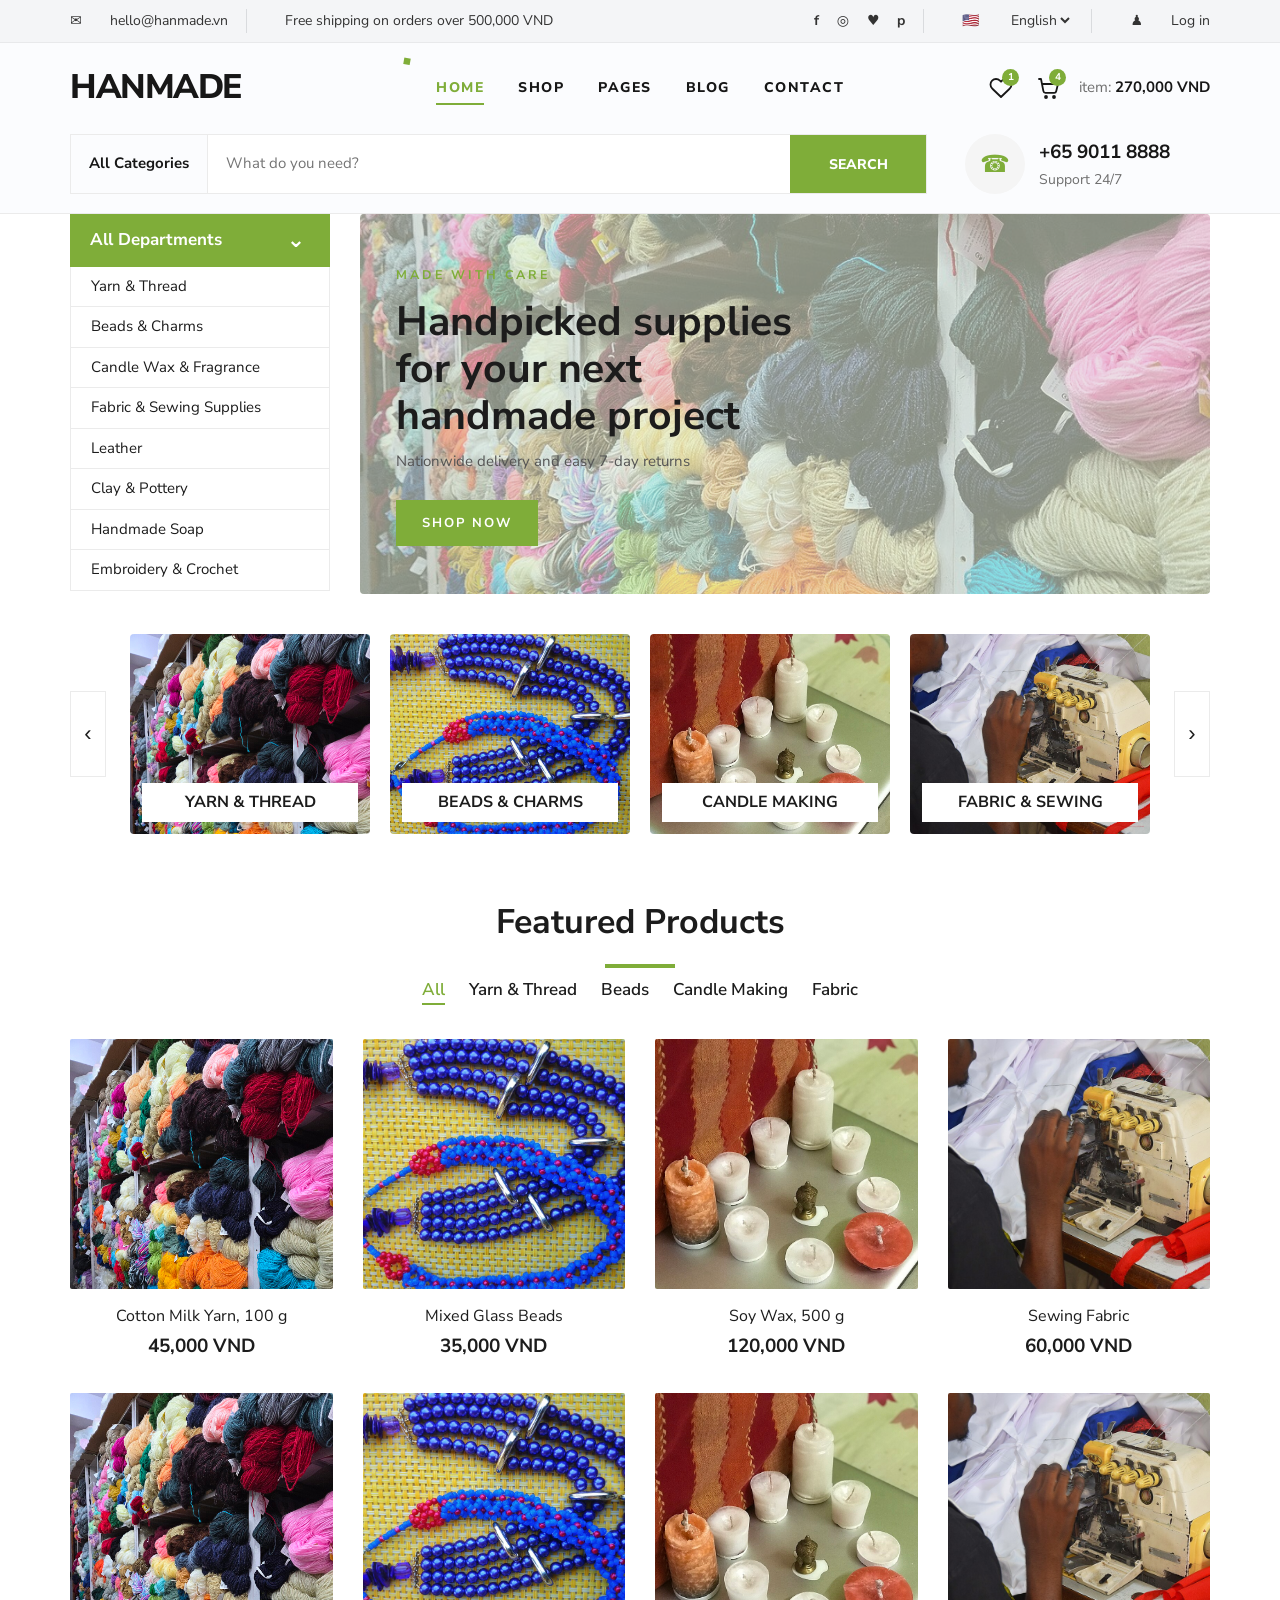
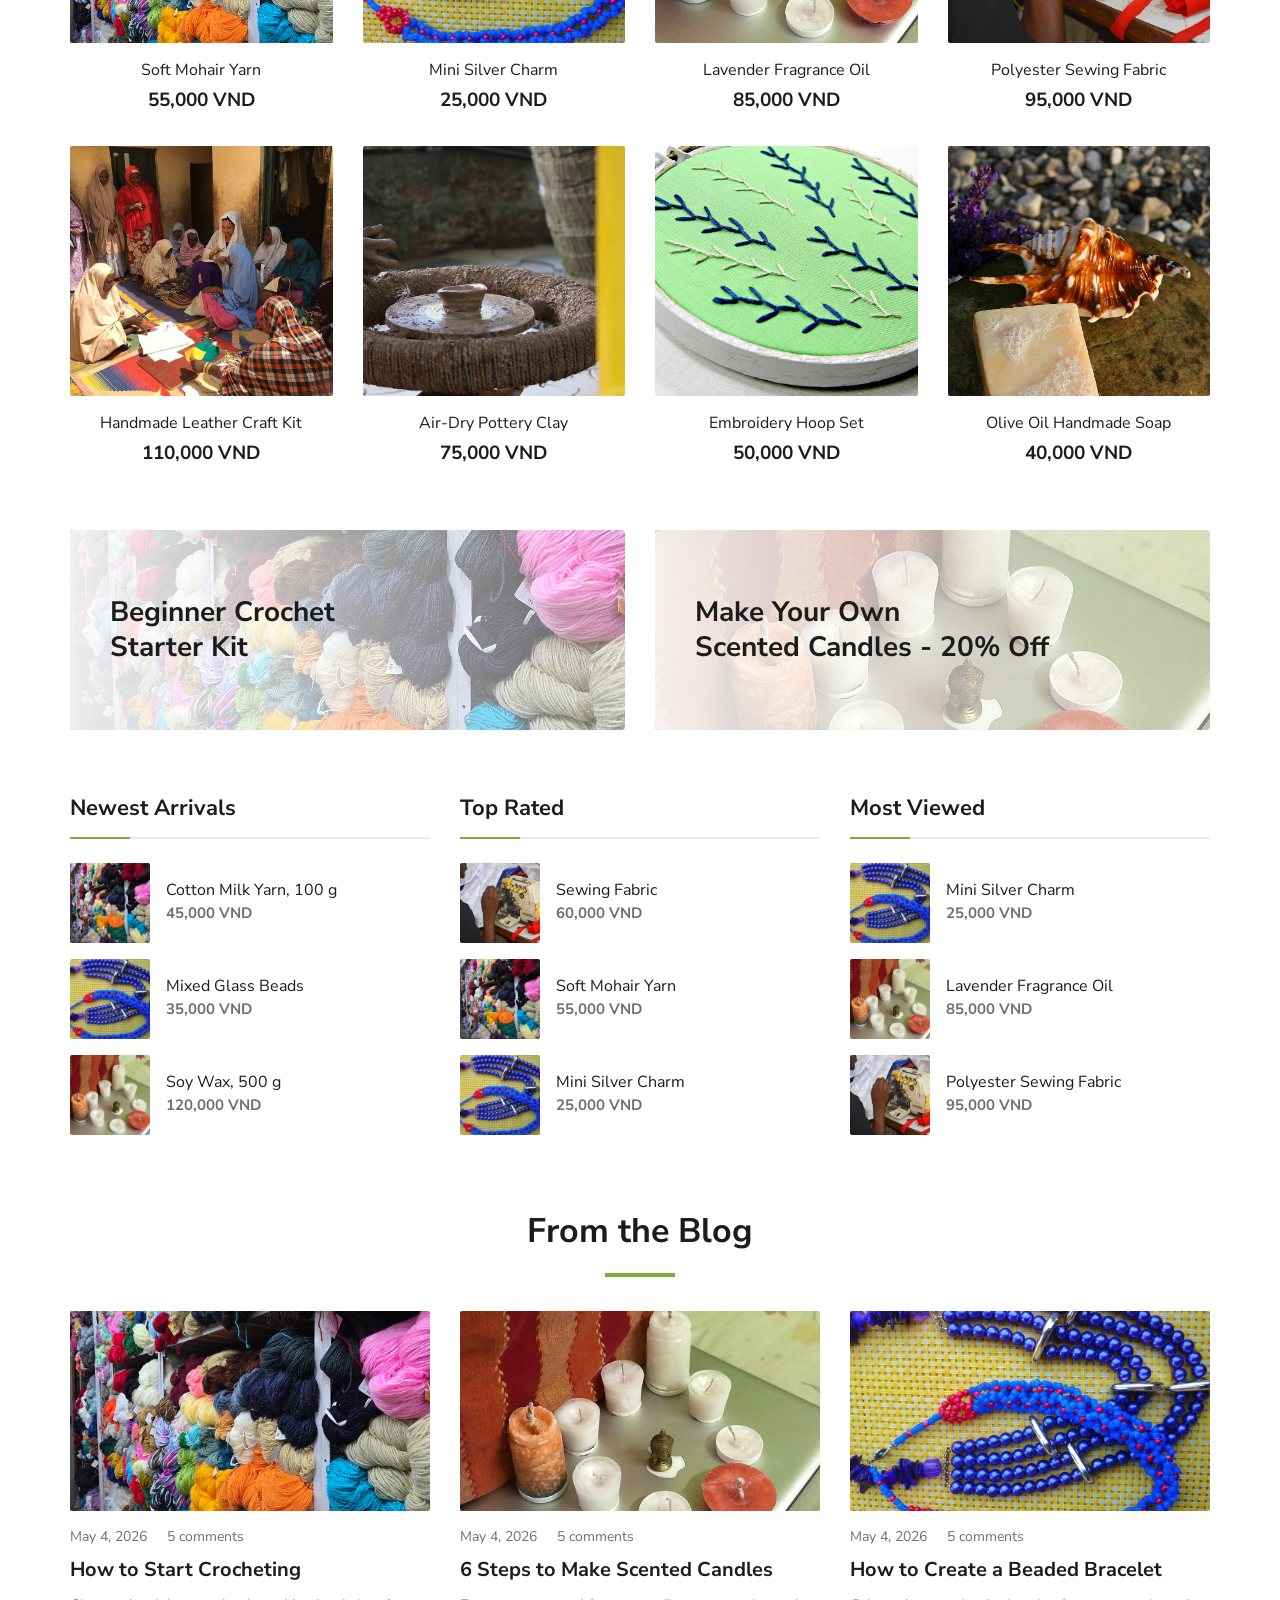
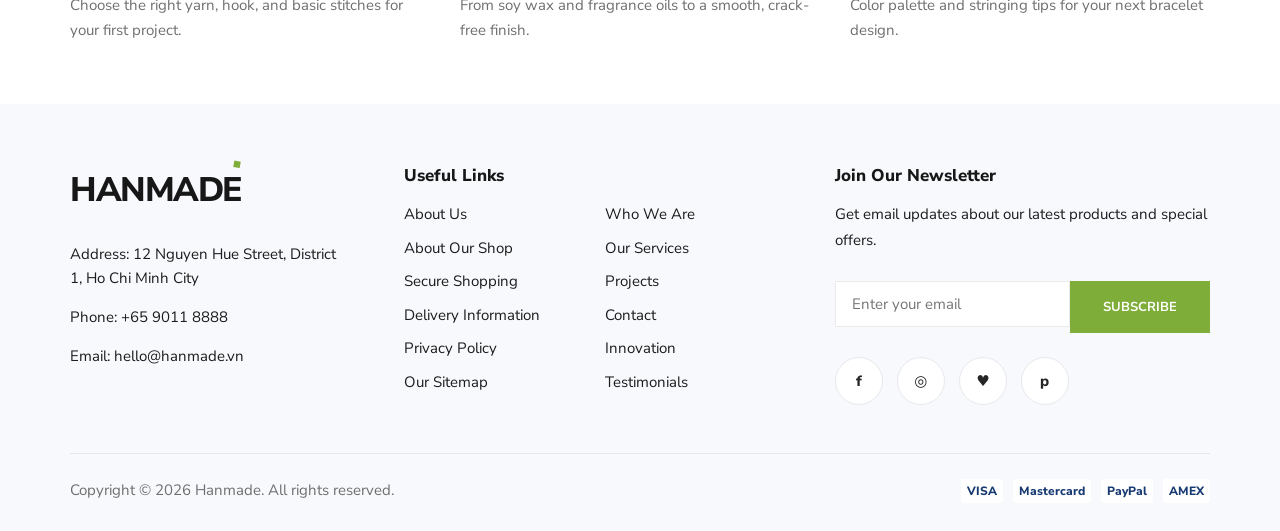
<file: html/index.html>
<!DOCTYPE html>
<html lang="en">
<head>
<meta charset="utf-8">
<meta name="viewport" content="width=device-width, initial-scale=1, viewport-fit=cover">
<meta name="description" content="Carefully selected yarn, beads, candle-making supplies, fabric, and handmade craft materials.">
<title>Hanmade | Handmade Craft Supplies</title>
<link href="https://fonts.googleapis.com/css2?family=Nunito+Sans:wght@400;600;700&display=swap" rel="stylesheet">
<link rel="stylesheet" href="../css/style.css">
</head>
<body>
<div class="top"><div class="w row">
  <div><span>Email: hello@hanmade.vn</span><span>Free shipping on orders over 500,000 VND</span></div>
  <div><span>English</span><a href="contact.html">Log in</a></div>
</div></div>

<header class="hd"><div class="w row">
  <a class="logo" href="index.html">Hanmade</a>
  <button class="menu-toggle" type="button" aria-label="Open navigation menu" aria-expanded="false" aria-controls="main-nav"><svg viewBox="0 0 24 24" aria-hidden="true"><path d="M3 6h18M3 12h18M3 18h18"/></svg></button>
  <nav id="main-nav" aria-label="Main navigation"><ul>
    <li><a class="on" href="index.html">Home</a></li><li><a href="shop-grid.html">Shop</a></li>
    <li><a href="shop-details.html">Pages</a><ul class="dd">
      <li><a href="shop-details.html">Product Details</a></li><li><a href="shoping-cart.html">Shopping Cart</a></li>
      <li><a href="checkout.html">Checkout</a></li><li><a href="blog-details.html">Blog Article</a></li>
    </ul></li>
    <li><a href="blog-details.html">Blog</a></li><li><a href="contact.html">Contact</a></li>
  </ul></nav>
  <div class="cart"><a href="shoping-cart.html" aria-label="Wishlist, 1 item"><svg viewBox="0 0 24 24" aria-hidden="true"><path d="M20.8 4.6a5.5 5.5 0 0 0-7.8 0L12 5.7l-1.1-1.1a5.5 5.5 0 0 0-7.8 7.8l1.1 1.1L12 21l7.8-7.5 1.1-1.1a5.5 5.5 0 0 0-.1-7.8Z"/></svg><b>1</b></a><a href="shoping-cart.html" aria-label="Shopping cart"><svg viewBox="0 0 24 24" aria-hidden="true"><path d="M3 3h2l2.4 12.2a2 2 0 0 0 2 1.6h8.8a2 2 0 0 0 2-1.6L22 8H6"/><circle cx="10" cy="21" r="1"/><circle cx="18" cy="21" r="1"/></svg><b id="cn">4</b></a><a class="cart-total" href="shoping-cart.html">Total: <strong id="ct">270,000 VND</strong></a></div>
</div></header>

<main id="v-home">
<section class="w hero">
  <aside class="dep"><h3><span>All Departments</span><button class="home-department-toggle" type="button" aria-label="Collapse departments" aria-expanded="true"><span aria-hidden="true">⌄</span></button></h3><ul>
    <li><a href="shop-grid.html?category=yarn">Yarn &amp; Thread</a></li><li><a href="shop-grid.html?category=beads">Beads &amp; Charms</a></li>
    <li><a href="shop-grid.html?category=candles">Candle Wax &amp; Fragrance</a></li><li><a href="shop-grid.html?category=fabric">Fabric &amp; Sewing Supplies</a></li>
    <li><a href="shop-grid.html?category=leather">Leather</a></li><li><a href="shop-grid.html?category=pottery">Clay &amp; Pottery</a></li>
    <li><a href="shop-grid.html?category=soap">Handmade Soap</a></li><li><a href="shop-grid.html?category=embroidery">Embroidery &amp; Crochet</a></li>
  </ul></aside>
  <div>
    <div class="sb">
      <form class="search-form"><input name="search" placeholder="What craft supplies are you looking for?"><button>Search</button></form>
      <div class="ph">Call us: 0901 188 888<small>24/7 Support</small></div>
    </div>
    <div class="ban">
      <img class="hero-photo" src="../images/yarn.jpg" alt="Colorful yarn skeins on display">
      <div class="ban-content">
        <small>Made with care</small>
        <h1>Handpicked supplies for your next handmade project</h1>
        <p>Nationwide delivery and easy 7-day returns</p>
        <a class="btn" href="shop-grid.html">Shop now</a>
      </div>
    </div>
  </div>
</section>

<section class="w car">
  <button class="ar" id="pv">‹</button>
  <div class="vp"><div class="tr" id="tr">
    <a class="cat" href="shop-grid.html?category=yarn"><img src="../images/yarn.jpg" alt="Colorful yarn skeins" loading="lazy"><h5>Yarn &amp; Thread</h5></a>
    <a class="cat" href="shop-grid.html?category=beads"><img src="../images/beads.jpg" alt="Handmade bead jewelry" loading="lazy"><h5>Beads &amp; Charms</h5></a>
    <a class="cat" href="shop-grid.html?category=candles"><img src="../images/candles.jpg" alt="Handmade candles" loading="lazy"><h5>Candle Making</h5></a>
    <a class="cat" href="shop-grid.html?category=fabric"><img src="../images/fabric.jpg" alt="Fabric being sewn" loading="lazy"><h5>Fabric &amp; Sewing</h5></a>
    <a class="cat" href="shop-grid.html?category=soap"><img src="../images/soap.jpg" alt="Handmade soap" loading="lazy"><h5>Handmade Soap</h5></a>
    <a class="cat" href="shop-grid.html?category=leather"><img src="../images/leather.jpg" alt="Artisans working with leather" loading="lazy"><h5>Leather Craft</h5></a>
    <a class="cat" href="shop-grid.html?category=pottery"><img src="../images/pottery.jpg" alt="A potter shaping clay on a wheel" loading="lazy"><h5>Clay &amp; Pottery</h5></a>
    <a class="cat" href="shop-grid.html?category=embroidery"><img src="../images/embroidery.jpg" alt="Embroidery hoop with stitched patterns" loading="lazy"><h5>Embroidery &amp; Needlework</h5></a>
  </div></div>
  <button class="ar" id="nx">›</button>
</section>

<section class="w" id="sp">
  <div class="sec"><h2>Featured Products</h2>
    <div class="tabs" id="tabs">
      <button class="on" data-f="all">All</button><button data-f="yarn">Yarn &amp; Thread</button>
      <button data-f="beads">Beads</button><button data-f="candles">Candle Making</button><button data-f="fabric">Fabric</button>
    </div>
  </div>
  <div class="grid" id="grid"></div>
</section>

<section class="w two">
  <a class="bn promo-yarn" href="shop-grid.html?category=yarn"><img src="../images/yarn.jpg" alt=""><span>Beginner Crochet<br>Starter Kit</span></a>
  <a class="bn promo-candle" href="shop-grid.html?category=candles"><img src="../images/candles.jpg" alt=""><span>Make Your Own<br>Scented Candles - 20% Off</span></a>
</section>

<section class="w three" id="lists"></section>

<section class="w" id="hblog">
  <div class="sec"><h2>From the Blog</h2></div>
  <div class="blog">
    <article><a href="blog-details.html"><div class="im"><img src="../images/yarn.jpg" alt="Colorful yarn for crochet"></div><ul><li>May 4, 2026</li><li>5 comments</li></ul><h5>How to Start Crocheting</h5></a><p>Choose the right yarn, hook, and basic stitches for your first project.</p></article>
    <article><a href="blog-details.html"><div class="im"><img src="../images/candles.jpg" alt="Handmade candles in different colors"></div><ul><li>May 4, 2026</li><li>5 comments</li></ul><h5>6 Steps to Make Scented Candles</h5></a><p>From soy wax and fragrance oils to a smooth, crack-free finish.</p></article>
    <article><a href="blog-details.html"><div class="im"><img src="../images/beads.jpg" alt="Colorful handmade bead bracelets"></div><ul><li>May 4, 2026</li><li>5 comments</li></ul><h5>How to Create a Beaded Bracelet</h5></a><p>Color palette and stringing tips for your next bracelet design.</p></article>
  </div>
</section>
</main>
<div id="views"></div>

<footer id="ft"><div class="w">
  <div class="fg">
    <div><a class="logo" href="index.html">Hanmade</a><ul class="contact-details"><li>Address: 12 Nguyen Hue Street, District 1, Ho Chi Minh City</li><li>Phone: 0901 188 888</li><li>Email: hello@hanmade.vn</li></ul></div>
    <div><h6>Useful Links</h6><ul><li><a href="contact.html">About Us</a></li><li><a href="shop-grid.html">Our Store</a></li><li><a href="contact.html">Safe Shopping</a></li><li><a href="contact.html">Shipping</a></li><li><a href="contact.html">Privacy Policy</a></li></ul></div>
    <div><h6>Explore</h6><ul><li><a href="contact.html">Services</a></li><li><a href="blog-details.html">Projects</a></li><li><a href="contact.html">Contact</a></li><li><a href="blog-details.html">Reviews</a></li></ul></div>
    <div><h6>Newsletter</h6><p>Get the latest offers and handmade tips by email.</p><form class="nl"><input type="email" placeholder="Your email address"><button class="btn">Subscribe</button></form></div>
  </div>
  <div class="cp">© 2026 Hanmade. All rights reserved.</div>
</div></footer>

<script src="../script/script.js"></script>
</body>
</html>
</file>
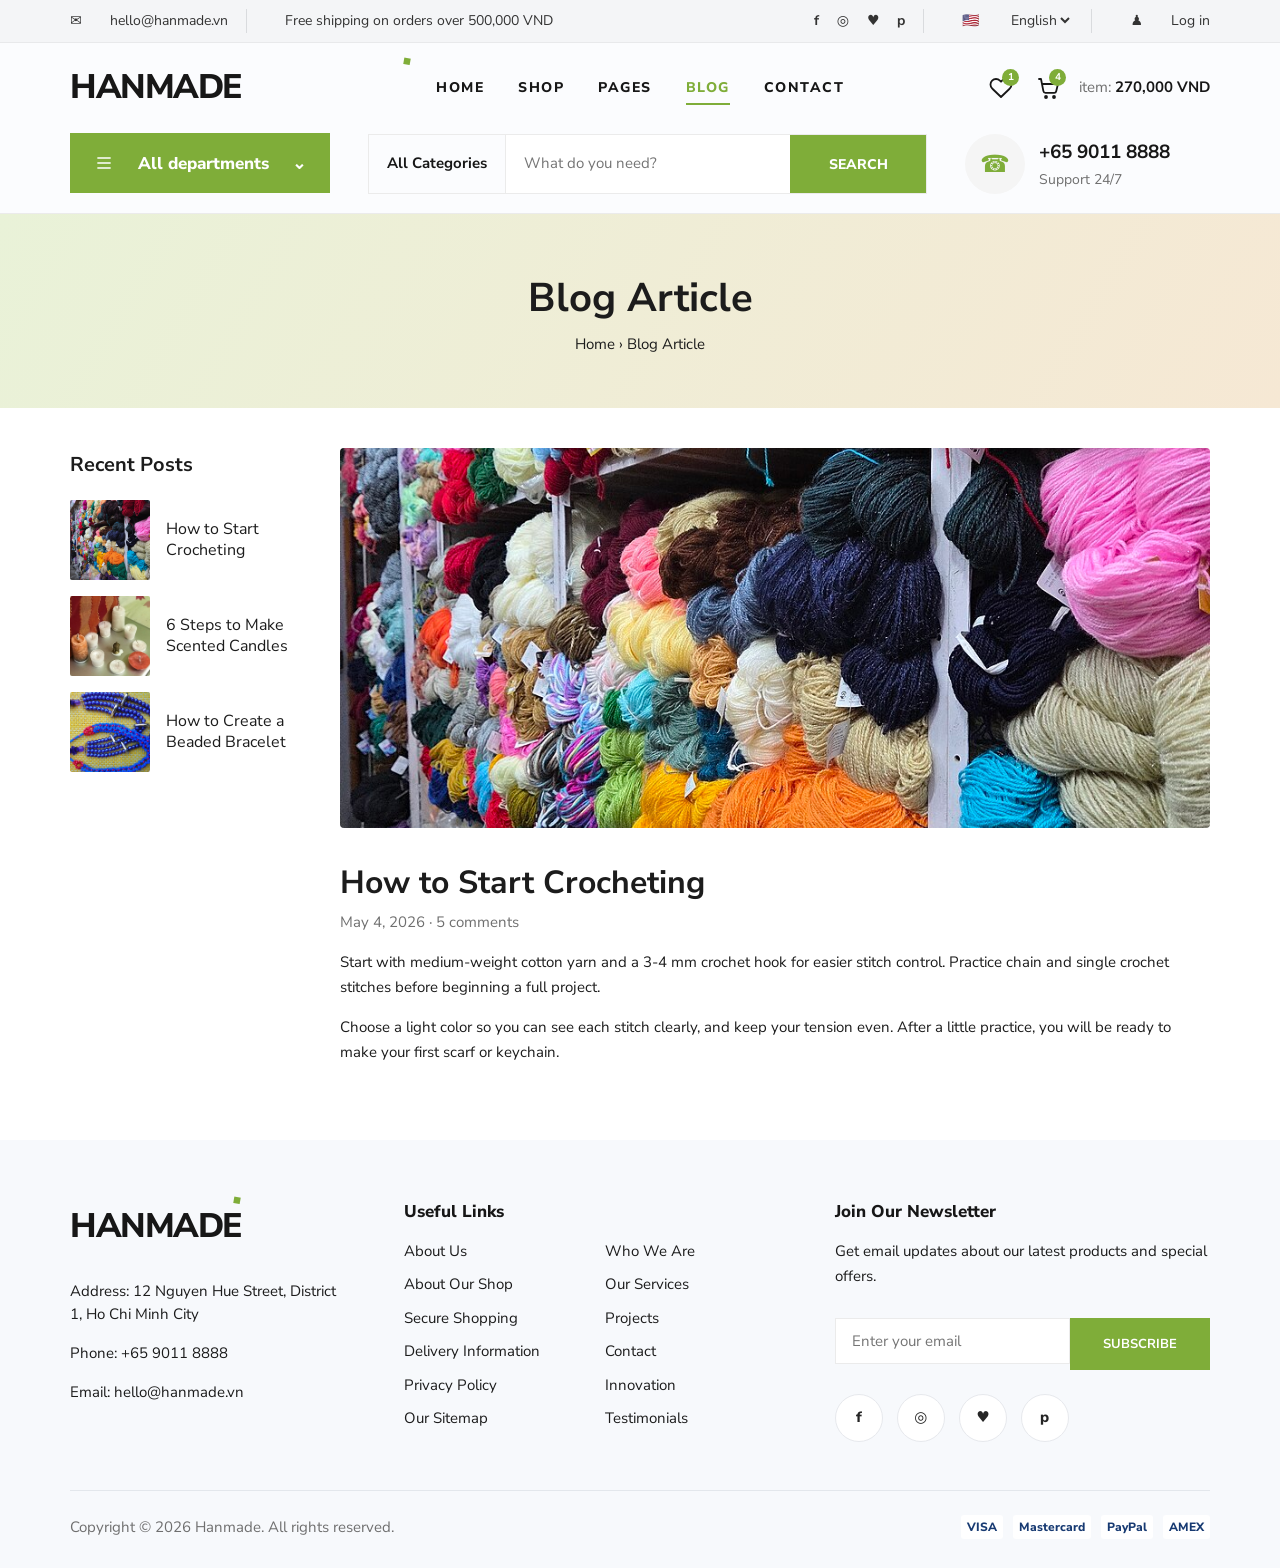
<file: html/blog-details.html>
<!DOCTYPE html>
<html lang="en">
<head>
<meta charset="utf-8">
<meta name="viewport" content="width=device-width, initial-scale=1, viewport-fit=cover">
<meta name="description" content="Read handmade craft tips and tutorials from Hanmade.">
<title>Blog Article | Hanmade</title>
<link href="https://fonts.googleapis.com/css2?family=Nunito+Sans:wght@400;600;700&display=swap" rel="stylesheet">
<link rel="stylesheet" href="../css/style.css">
</head>
<body data-page="blog">
<div class="top"><div class="w row"><div><span>Email: hello@hanmade.vn</span><span>Free shipping on orders over 500,000 VND</span></div><div><span>English</span><a href="contact.html">Log in</a></div></div></div>
<header class="hd"><div class="w row">
  <a class="logo" href="index.html">Hanmade</a>
  <button class="menu-toggle" type="button" aria-label="Open navigation menu" aria-expanded="false" aria-controls="main-nav"><svg viewBox="0 0 24 24" aria-hidden="true"><path d="M3 6h18M3 12h18M3 18h18"/></svg></button>
  <nav id="main-nav" aria-label="Main navigation"><ul><li><a href="index.html">Home</a></li><li><a href="shop-grid.html">Shop</a></li><li><a href="shop-details.html">Pages</a><ul class="dd"><li><a href="shop-details.html">Product Details</a></li><li><a href="shoping-cart.html">Shopping Cart</a></li><li><a href="checkout.html">Checkout</a></li><li><a class="on" href="blog-details.html">Blog Article</a></li></ul></li><li><a class="on" href="blog-details.html">Blog</a></li><li><a href="contact.html">Contact</a></li></ul></nav>
  <div class="cart"><a href="shoping-cart.html" aria-label="Wishlist, 1 item"><svg viewBox="0 0 24 24" aria-hidden="true"><path d="M20.8 4.6a5.5 5.5 0 0 0-7.8 0L12 5.7l-1.1-1.1a5.5 5.5 0 0 0-7.8 7.8l1.1 1.1L12 21l7.8-7.5 1.1-1.1a5.5 5.5 0 0 0-.1-7.8Z"/></svg><b>1</b></a><a href="shoping-cart.html" aria-label="Shopping cart"><svg viewBox="0 0 24 24" aria-hidden="true"><path d="M3 3h2l2.4 12.2a2 2 0 0 0 2 1.6h8.8a2 2 0 0 0 2-1.6L22 8H6"/><circle cx="10" cy="21" r="1"/><circle cx="18" cy="21" r="1"/></svg><b id="cn">4</b></a><a class="cart-total" href="shoping-cart.html">Total: <strong id="ct">270,000 VND</strong></a></div>
</div></header>
<main id="page-content"><div class="bc"><h2>Blog Article</h2></div></main>
<footer id="ft"><div class="w"><div class="fg">
  <div><a class="logo" href="index.html">Hanmade</a><ul class="contact-details"><li>Address: 12 Nguyen Hue Street, District 1, Ho Chi Minh City</li><li>Phone: 0901 188 888</li><li>Email: hello@hanmade.vn</li></ul></div>
  <div><h6>Useful Links</h6><ul><li><a href="contact.html">About Us</a></li><li><a href="shop-grid.html">Our Store</a></li><li><a href="contact.html">Shipping &amp; Returns</a></li></ul></div>
  <div><h6>Explore</h6><ul><li><a href="blog-details.html">Blog</a></li><li><a href="contact.html">Contact</a></li></ul></div>
  <div><h6>Newsletter</h6><p>Get the latest offers and handmade tips by email.</p><form class="nl"><input type="email" placeholder="Your email address"><button class="btn">Subscribe</button></form></div>
</div><div class="cp">© 2026 Hanmade. All rights reserved.</div></div></footer>
<script src="../script/script.js"></script>
</body>
</html>
</file>
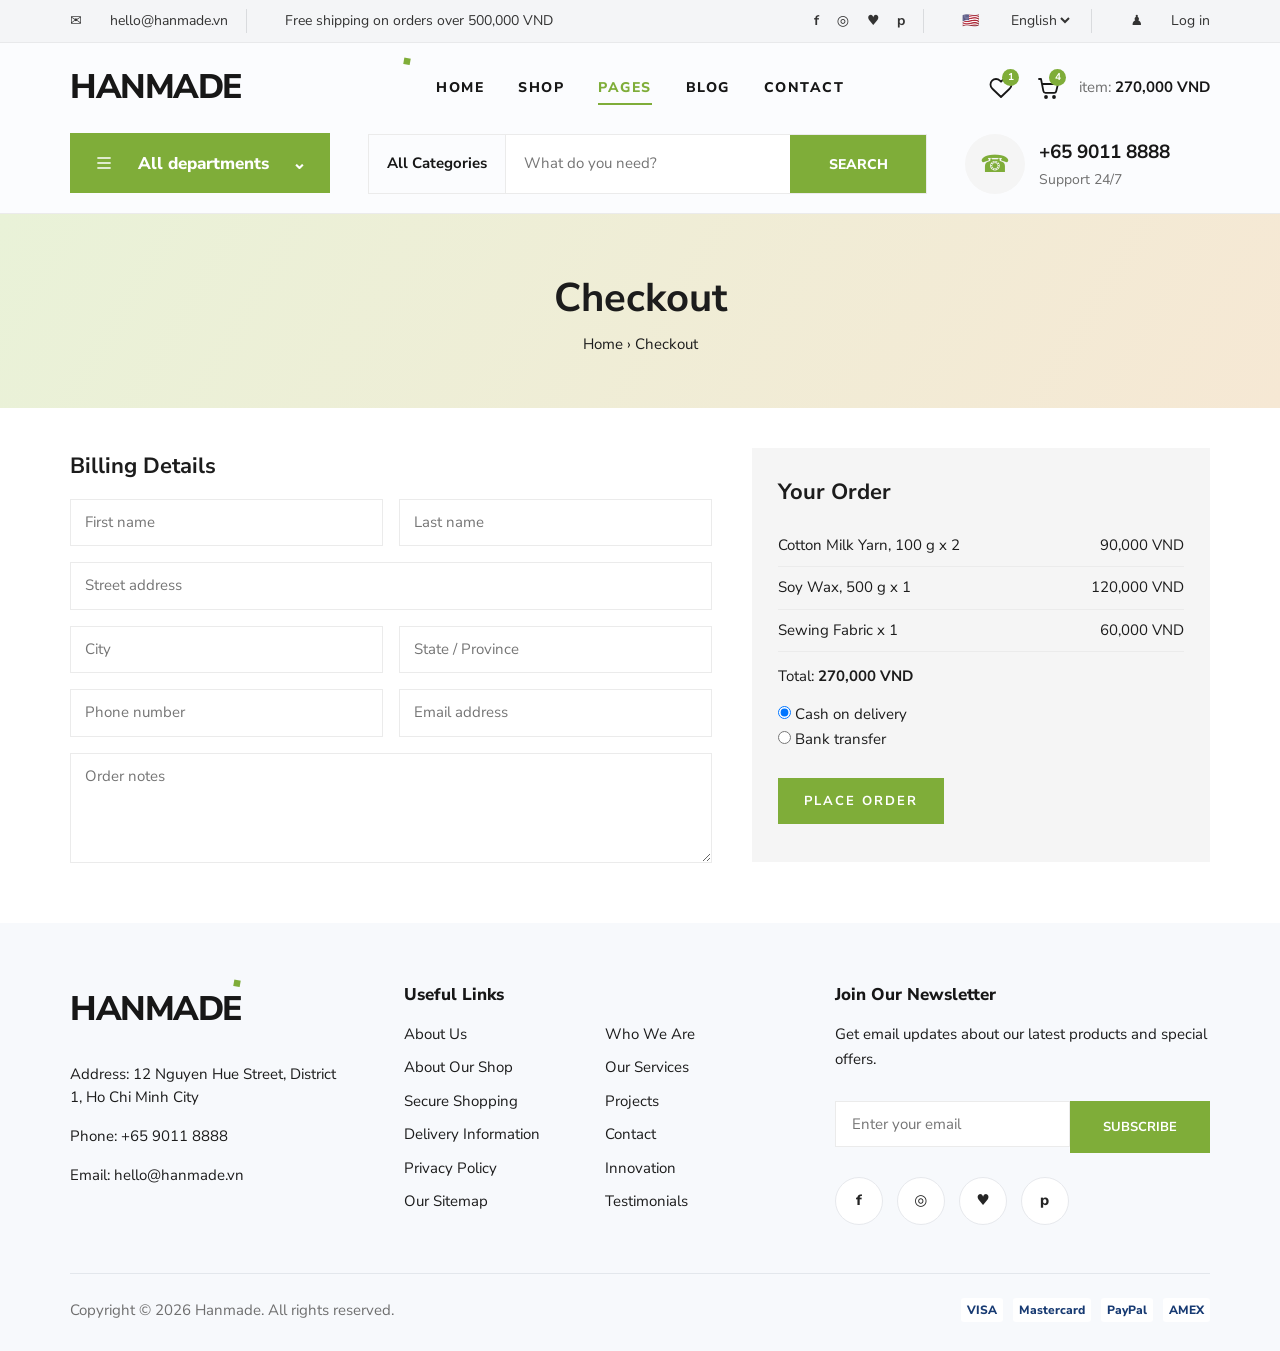
<file: html/checkout.html>
<!DOCTYPE html>
<html lang="en">
<head>
<meta charset="utf-8">
<meta name="viewport" content="width=device-width, initial-scale=1, viewport-fit=cover">
<meta name="description" content="Complete your handmade craft supplies order at Hanmade.">
<title>Checkout | Hanmade</title>
<link href="https://fonts.googleapis.com/css2?family=Nunito+Sans:wght@400;600;700&display=swap" rel="stylesheet">
<link rel="stylesheet" href="../css/style.css">
</head>
<body data-page="checkout">
<div class="top"><div class="w row"><div><span>Email: hello@hanmade.vn</span><span>Free shipping on orders over 500,000 VND</span></div><div><span>English</span><a href="contact.html">Log in</a></div></div></div>
<header class="hd"><div class="w row">
  <a class="logo" href="index.html">Hanmade</a>
  <button class="menu-toggle" type="button" aria-label="Open navigation menu" aria-expanded="false" aria-controls="main-nav"><svg viewBox="0 0 24 24" aria-hidden="true"><path d="M3 6h18M3 12h18M3 18h18"/></svg></button>
  <nav id="main-nav" aria-label="Main navigation"><ul><li><a href="index.html">Home</a></li><li><a href="shop-grid.html">Shop</a></li><li><a href="shop-details.html">Pages</a><ul class="dd"><li><a href="shop-details.html">Product Details</a></li><li><a href="shoping-cart.html">Shopping Cart</a></li><li><a class="on" href="checkout.html">Checkout</a></li><li><a href="blog-details.html">Blog Article</a></li></ul></li><li><a href="blog-details.html">Blog</a></li><li><a href="contact.html">Contact</a></li></ul></nav>
  <div class="cart"><a href="shoping-cart.html" aria-label="Wishlist, 1 item"><svg viewBox="0 0 24 24" aria-hidden="true"><path d="M20.8 4.6a5.5 5.5 0 0 0-7.8 0L12 5.7l-1.1-1.1a5.5 5.5 0 0 0-7.8 7.8l1.1 1.1L12 21l7.8-7.5 1.1-1.1a5.5 5.5 0 0 0-.1-7.8Z"/></svg><b>1</b></a><a href="shoping-cart.html" aria-label="Shopping cart"><svg viewBox="0 0 24 24" aria-hidden="true"><path d="M3 3h2l2.4 12.2a2 2 0 0 0 2 1.6h8.8a2 2 0 0 0 2-1.6L22 8H6"/><circle cx="10" cy="21" r="1"/><circle cx="18" cy="21" r="1"/></svg><b id="cn">4</b></a><a class="cart-total" href="shoping-cart.html">Total: <strong id="ct">270,000 VND</strong></a></div>
</div></header>
<main id="page-content"><div class="bc"><h2>Checkout</h2></div></main>
<footer id="ft"><div class="w"><div class="fg">
  <div><a class="logo" href="index.html">Hanmade</a><ul class="contact-details"><li>Address: 12 Nguyen Hue Street, District 1, Ho Chi Minh City</li><li>Phone: 0901 188 888</li><li>Email: hello@hanmade.vn</li></ul></div>
  <div><h6>Useful Links</h6><ul><li><a href="contact.html">About Us</a></li><li><a href="shop-grid.html">Our Store</a></li><li><a href="contact.html">Shipping &amp; Returns</a></li></ul></div>
  <div><h6>Explore</h6><ul><li><a href="blog-details.html">Blog</a></li><li><a href="contact.html">Contact</a></li></ul></div>
  <div><h6>Newsletter</h6><p>Get the latest offers and handmade tips by email.</p><form class="nl"><input type="email" placeholder="Your email address"><button class="btn">Subscribe</button></form></div>
</div><div class="cp">© 2026 Hanmade. All rights reserved.</div></div></footer>
<script src="../script/script.js"></script>
</body>
</html>
</file>
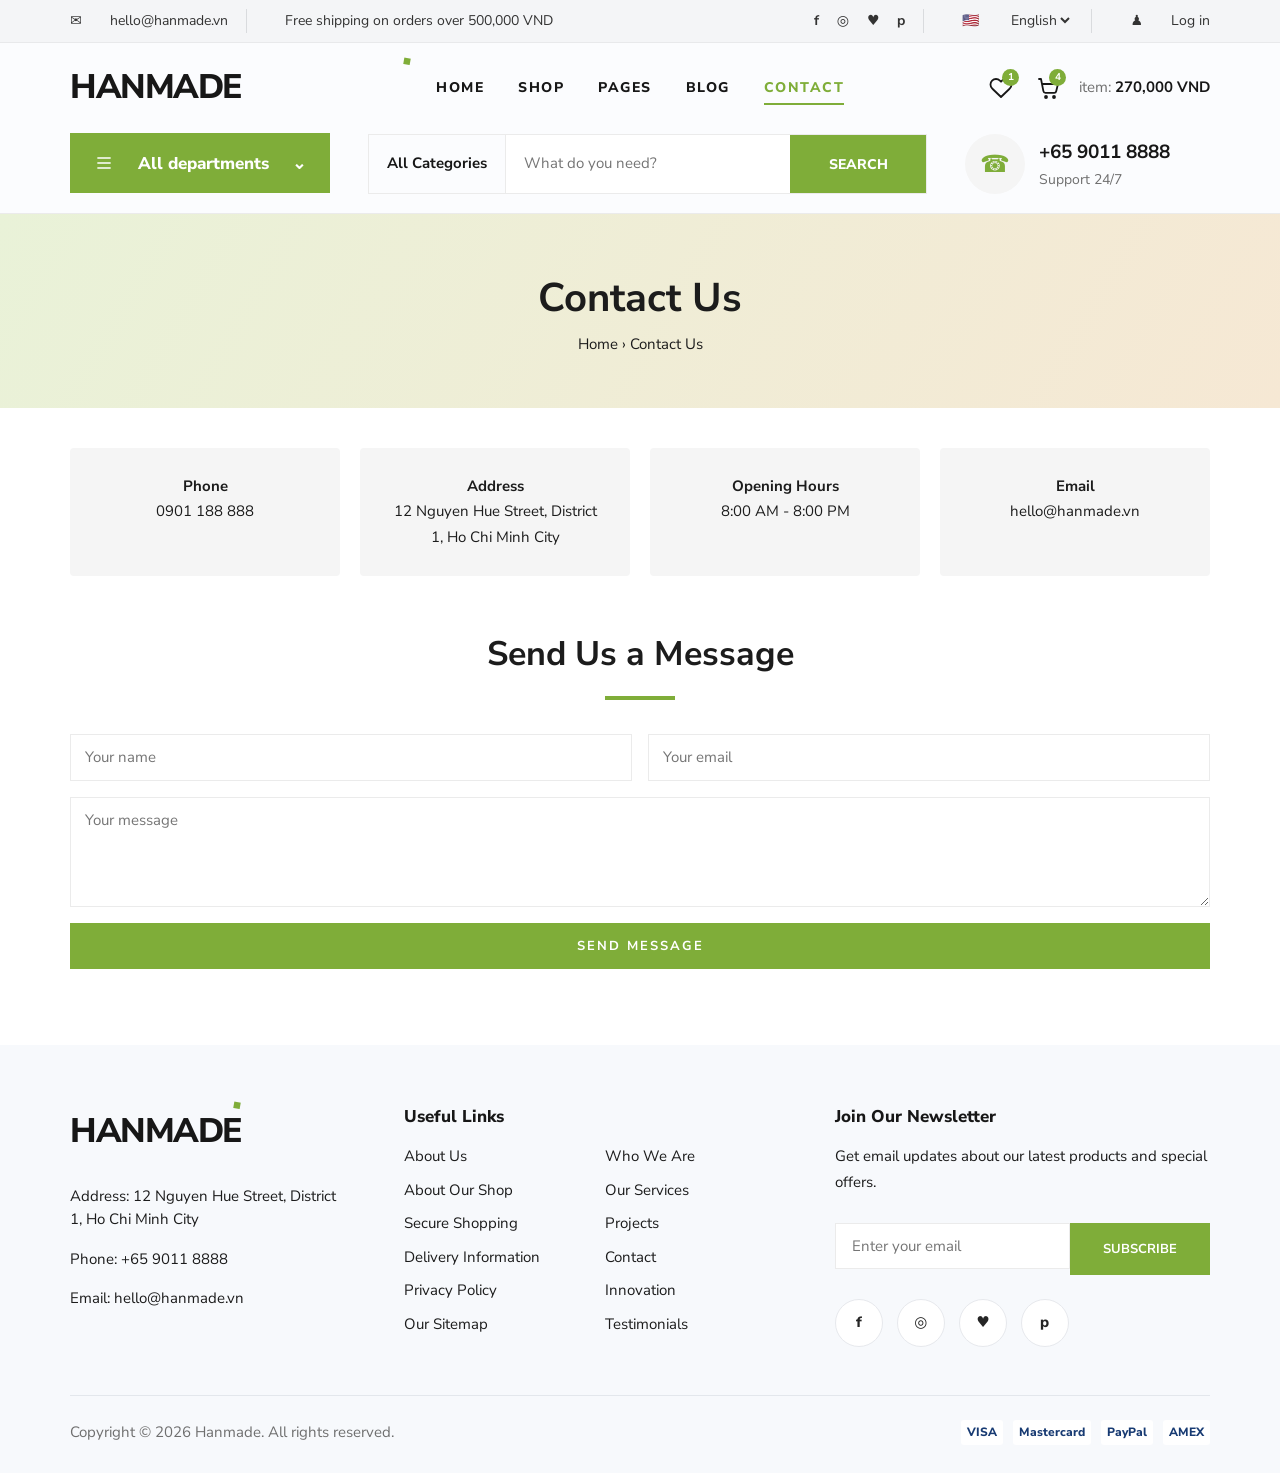
<file: html/contact.html>
<!DOCTYPE html>
<html lang="en">
<head>
<meta charset="utf-8">
<meta name="viewport" content="width=device-width, initial-scale=1, viewport-fit=cover">
<meta name="description" content="Contact the Hanmade craft supplies team.">
<title>Contact | Hanmade</title>
<link href="https://fonts.googleapis.com/css2?family=Nunito+Sans:wght@400;600;700&display=swap" rel="stylesheet">
<link rel="stylesheet" href="../css/style.css">
</head>
<body data-page="contact">
<div class="top"><div class="w row"><div><span>Email: hello@hanmade.vn</span><span>Free shipping on orders over 500,000 VND</span></div><div><span>English</span><a href="contact.html">Log in</a></div></div></div>
<header class="hd"><div class="w row">
  <a class="logo" href="index.html">Hanmade</a>
  <button class="menu-toggle" type="button" aria-label="Open navigation menu" aria-expanded="false" aria-controls="main-nav"><svg viewBox="0 0 24 24" aria-hidden="true"><path d="M3 6h18M3 12h18M3 18h18"/></svg></button>
  <nav id="main-nav" aria-label="Main navigation"><ul><li><a href="index.html">Home</a></li><li><a href="shop-grid.html">Shop</a></li><li><a href="shop-details.html">Pages</a><ul class="dd"><li><a href="shop-details.html">Product Details</a></li><li><a href="shoping-cart.html">Shopping Cart</a></li><li><a href="checkout.html">Checkout</a></li><li><a href="blog-details.html">Blog Article</a></li></ul></li><li><a href="blog-details.html">Blog</a></li><li><a class="on" href="contact.html">Contact</a></li></ul></nav>
  <div class="cart"><a href="shoping-cart.html" aria-label="Wishlist, 1 item"><svg viewBox="0 0 24 24" aria-hidden="true"><path d="M20.8 4.6a5.5 5.5 0 0 0-7.8 0L12 5.7l-1.1-1.1a5.5 5.5 0 0 0-7.8 7.8l1.1 1.1L12 21l7.8-7.5 1.1-1.1a5.5 5.5 0 0 0-.1-7.8Z"/></svg><b>1</b></a><a href="shoping-cart.html" aria-label="Shopping cart"><svg viewBox="0 0 24 24" aria-hidden="true"><path d="M3 3h2l2.4 12.2a2 2 0 0 0 2 1.6h8.8a2 2 0 0 0 2-1.6L22 8H6"/><circle cx="10" cy="21" r="1"/><circle cx="18" cy="21" r="1"/></svg><b id="cn">4</b></a><a class="cart-total" href="shoping-cart.html">Total: <strong id="ct">270,000 VND</strong></a></div>
</div></header>
<main id="page-content"><div class="bc"><h2>Contact Us</h2></div></main>
<footer id="ft"><div class="w"><div class="fg">
  <div><a class="logo" href="index.html">Hanmade</a><ul class="contact-details"><li>Address: 12 Nguyen Hue Street, District 1, Ho Chi Minh City</li><li>Phone: 0901 188 888</li><li>Email: hello@hanmade.vn</li></ul></div>
  <div><h6>Useful Links</h6><ul><li><a href="contact.html">About Us</a></li><li><a href="shop-grid.html">Our Store</a></li><li><a href="contact.html">Shipping &amp; Returns</a></li></ul></div>
  <div><h6>Explore</h6><ul><li><a href="blog-details.html">Blog</a></li><li><a href="contact.html">Contact</a></li></ul></div>
  <div><h6>Newsletter</h6><p>Get the latest offers and handmade tips by email.</p><form class="nl"><input type="email" placeholder="Your email address"><button class="btn">Subscribe</button></form></div>
</div><div class="cp">© 2026 Hanmade. All rights reserved.</div></div></footer>
<script src="../script/script.js"></script>
</body>
</html>
</file>
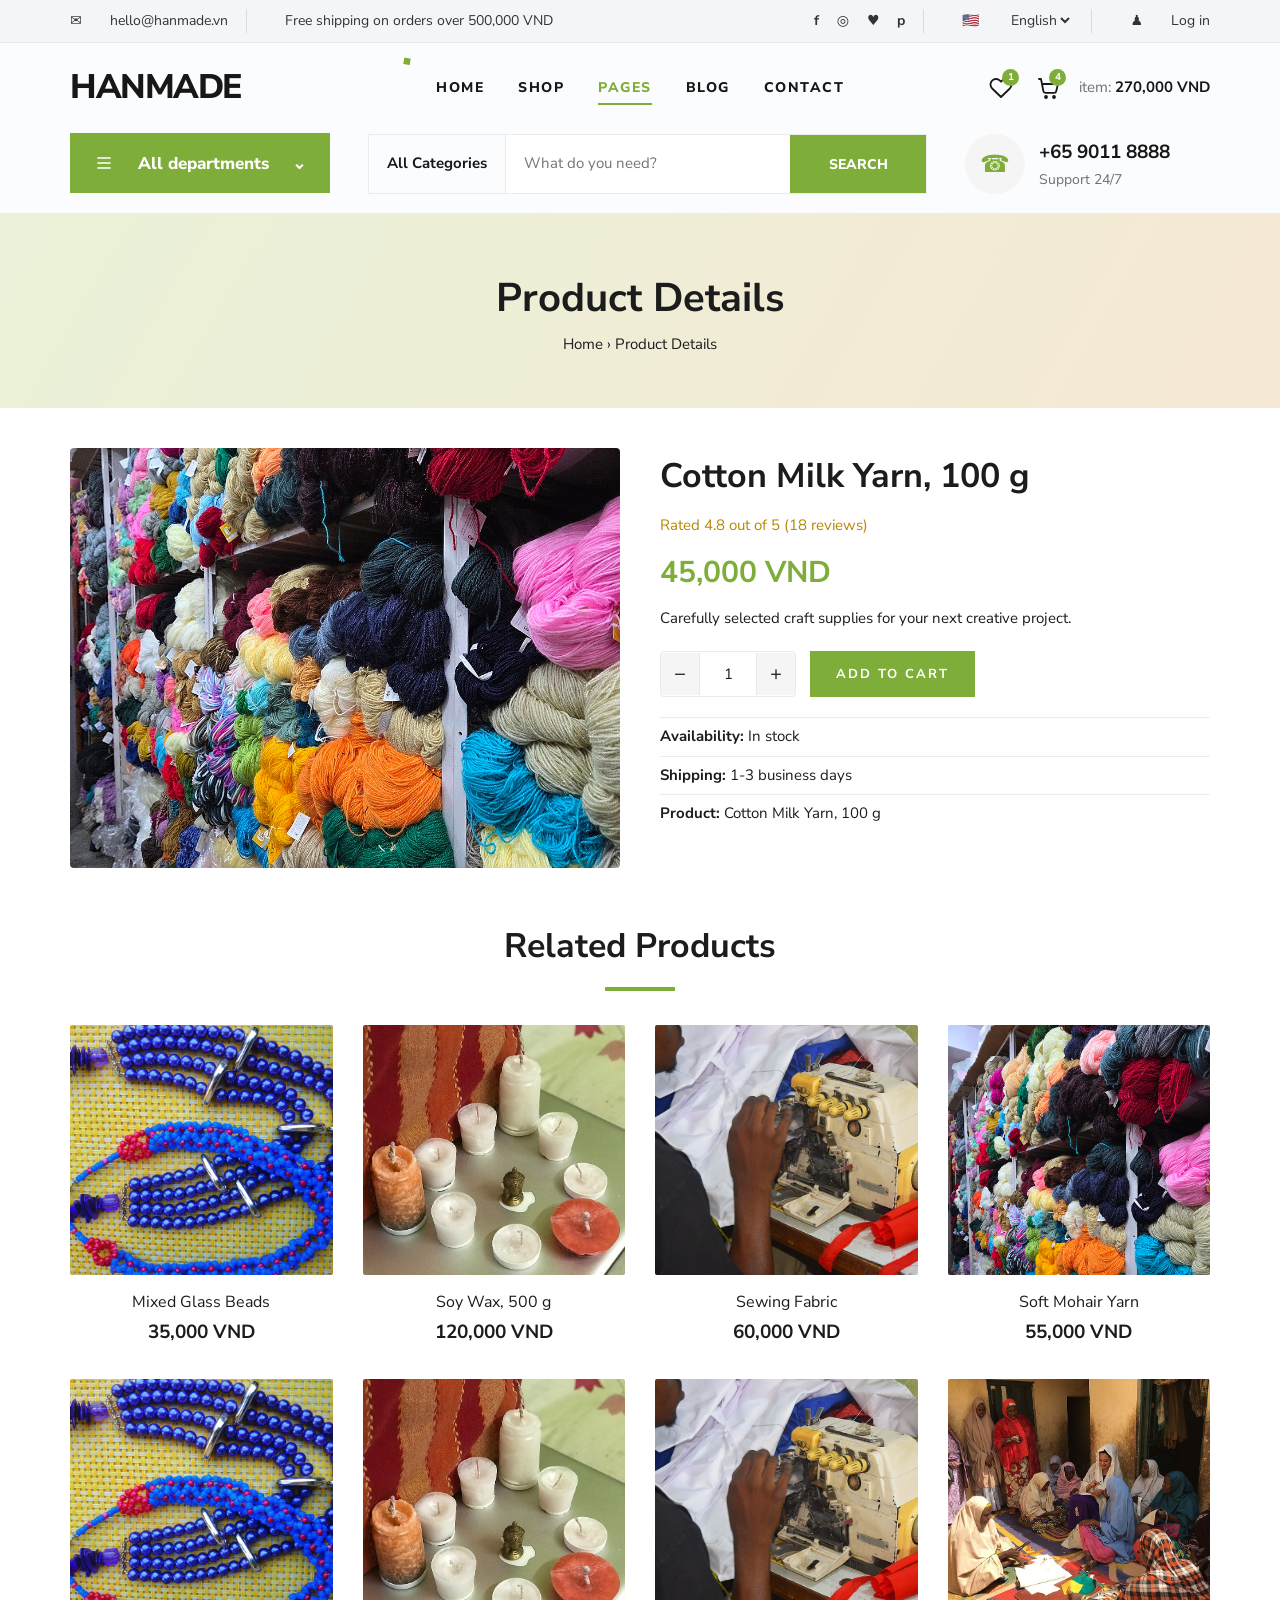
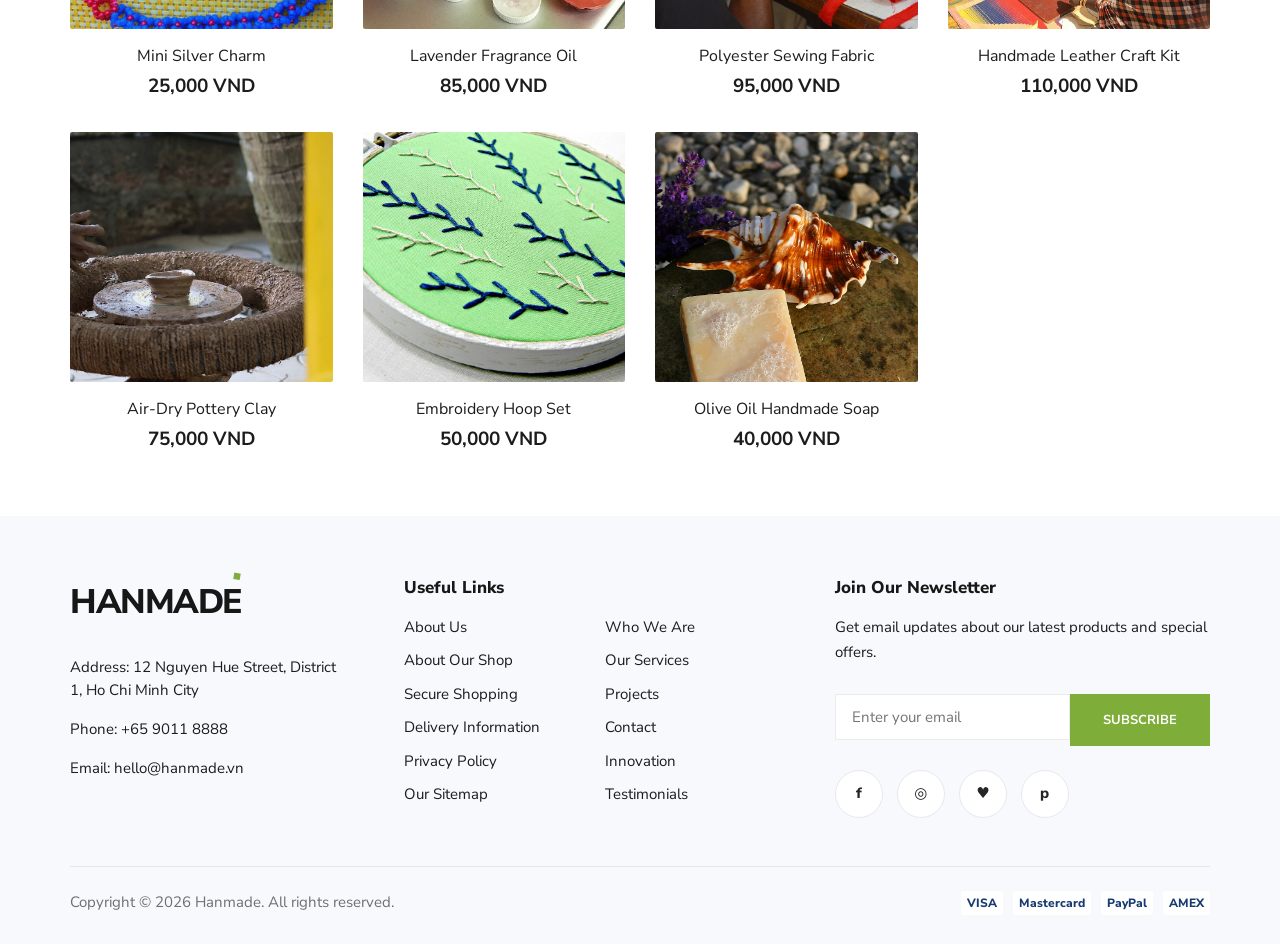
<file: html/shop-details.html>
<!DOCTYPE html>
<html lang="en">
<head>
<meta charset="utf-8">
<meta name="viewport" content="width=device-width, initial-scale=1, viewport-fit=cover">
<meta name="description" content="Product details and related handmade supplies from Hanmade.">
<title>Product Details | Hanmade</title>
<link href="https://fonts.googleapis.com/css2?family=Nunito+Sans:wght@400;600;700&display=swap" rel="stylesheet">
<link rel="stylesheet" href="../css/style.css">
</head>
<body data-page="detail">
<div class="top"><div class="w row"><div><span>Email: hello@hanmade.vn</span><span>Free shipping on orders over 500,000 VND</span></div><div><span>English</span><a href="contact.html">Log in</a></div></div></div>
<header class="hd"><div class="w row">
  <a class="logo" href="index.html">Hanmade</a>
  <button class="menu-toggle" type="button" aria-label="Open navigation menu" aria-expanded="false" aria-controls="main-nav"><svg viewBox="0 0 24 24" aria-hidden="true"><path d="M3 6h18M3 12h18M3 18h18"/></svg></button>
  <nav id="main-nav" aria-label="Main navigation"><ul><li><a href="index.html">Home</a></li><li><a href="shop-grid.html">Shop</a></li><li><a class="on" href="shop-details.html">Pages</a><ul class="dd"><li><a href="shop-details.html">Product Details</a></li><li><a href="shoping-cart.html">Shopping Cart</a></li><li><a href="checkout.html">Checkout</a></li><li><a href="blog-details.html">Blog Article</a></li></ul></li><li><a href="blog-details.html">Blog</a></li><li><a href="contact.html">Contact</a></li></ul></nav>
  <div class="cart"><a href="shoping-cart.html" aria-label="Wishlist, 1 item"><svg viewBox="0 0 24 24" aria-hidden="true"><path d="M20.8 4.6a5.5 5.5 0 0 0-7.8 0L12 5.7l-1.1-1.1a5.5 5.5 0 0 0-7.8 7.8l1.1 1.1L12 21l7.8-7.5 1.1-1.1a5.5 5.5 0 0 0-.1-7.8Z"/></svg><b>1</b></a><a href="shoping-cart.html" aria-label="Shopping cart"><svg viewBox="0 0 24 24" aria-hidden="true"><path d="M3 3h2l2.4 12.2a2 2 0 0 0 2 1.6h8.8a2 2 0 0 0 2-1.6L22 8H6"/><circle cx="10" cy="21" r="1"/><circle cx="18" cy="21" r="1"/></svg><b id="cn">4</b></a><a class="cart-total" href="shoping-cart.html">Total: <strong id="ct">270,000 VND</strong></a></div>
</div></header>
<main id="page-content"><div class="bc"><h2>Product Details</h2></div></main>
<footer id="ft"><div class="w"><div class="fg">
  <div><a class="logo" href="index.html">Hanmade</a><ul class="contact-details"><li>Address: 12 Nguyen Hue Street, District 1, Ho Chi Minh City</li><li>Phone: 0901 188 888</li><li>Email: hello@hanmade.vn</li></ul></div>
  <div><h6>Useful Links</h6><ul><li><a href="contact.html">About Us</a></li><li><a href="shop-grid.html">Our Store</a></li><li><a href="contact.html">Shipping &amp; Returns</a></li></ul></div>
  <div><h6>Explore</h6><ul><li><a href="blog-details.html">Blog</a></li><li><a href="contact.html">Contact</a></li></ul></div>
  <div><h6>Newsletter</h6><p>Get the latest offers and handmade tips by email.</p><form class="nl"><input type="email" placeholder="Your email address"><button class="btn">Subscribe</button></form></div>
</div><div class="cp">© 2026 Hanmade. All rights reserved.</div></div></footer>
<script src="../script/script.js"></script>
</body>
</html>
</file>
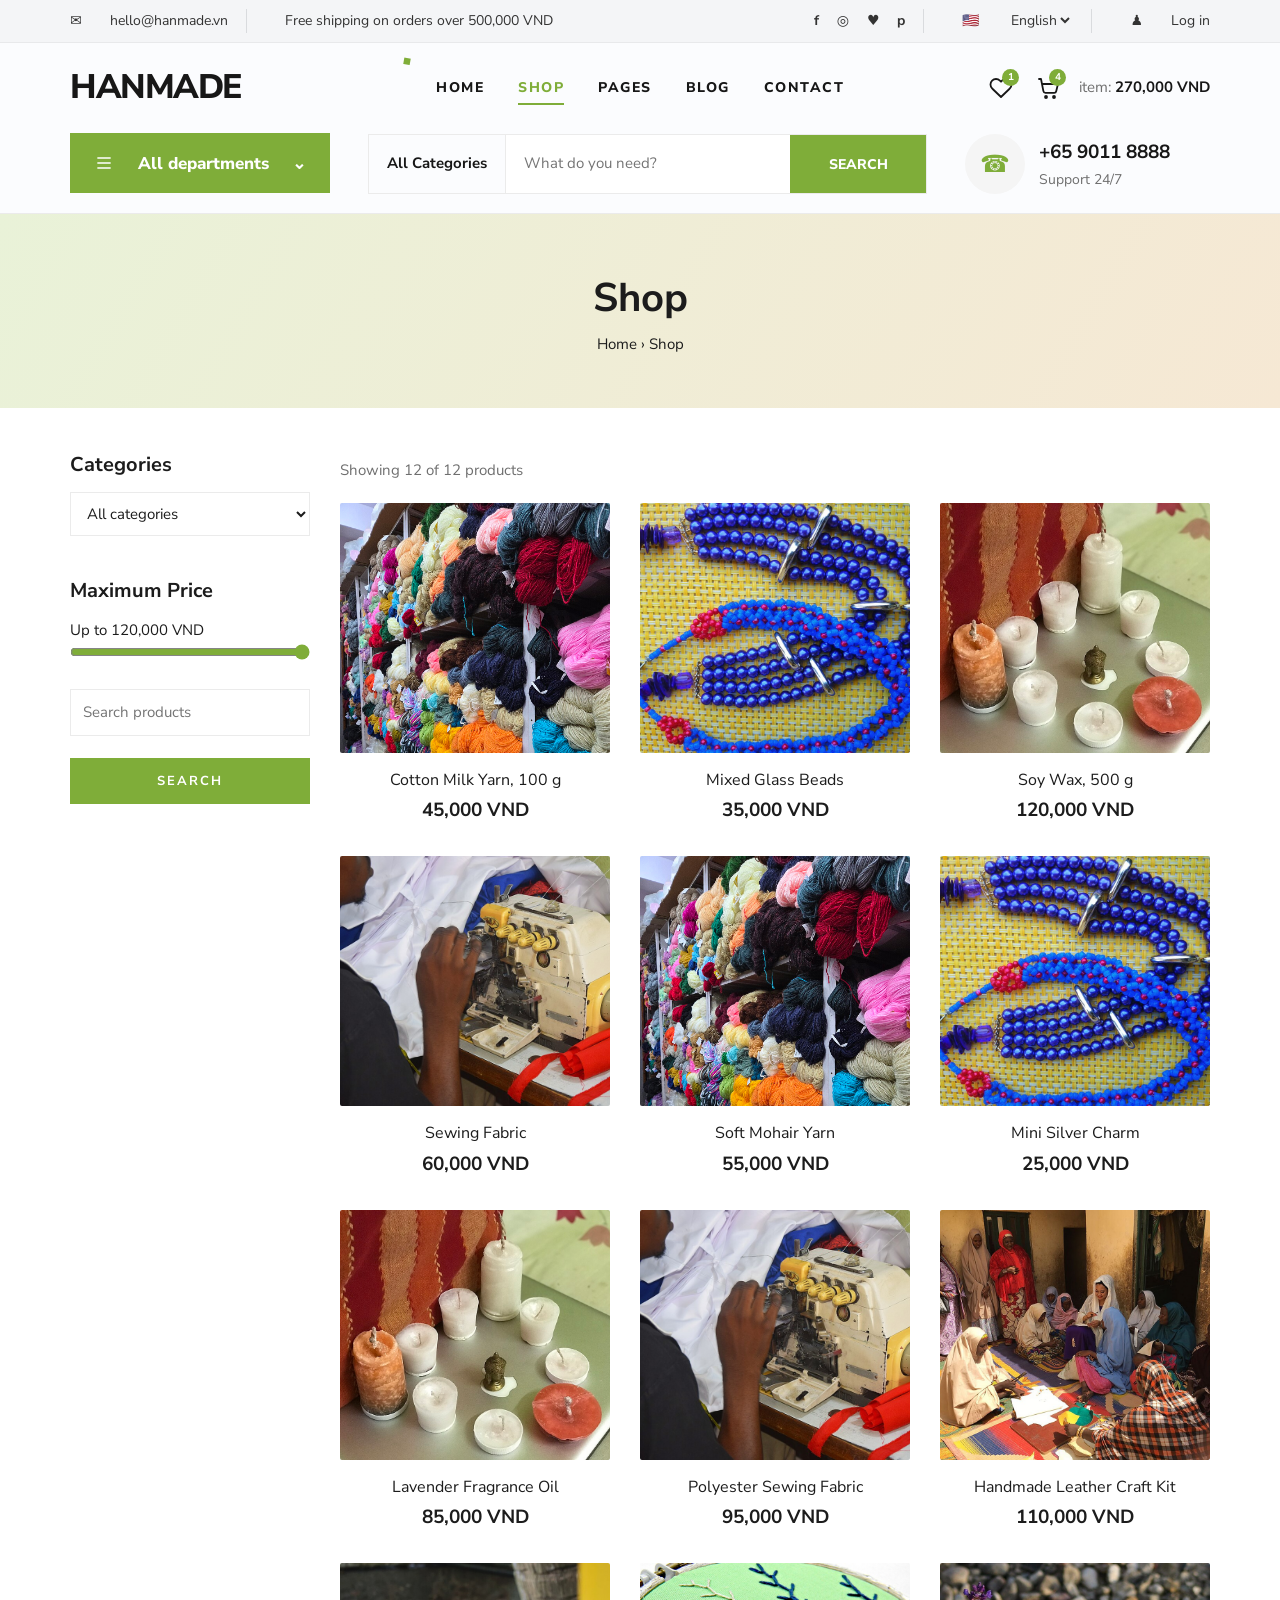
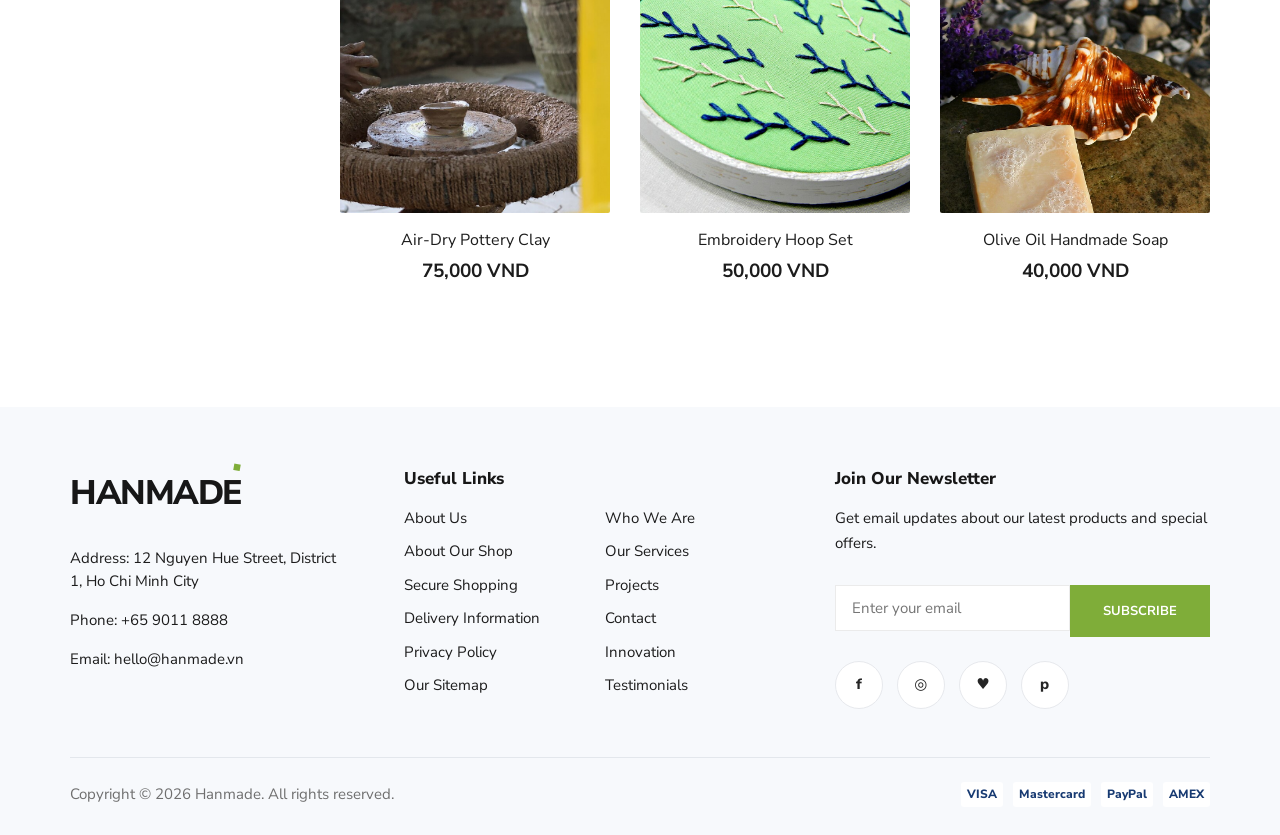
<file: html/shop-grid.html>
<!DOCTYPE html>
<html lang="en">
<head>
<meta charset="utf-8">
<meta name="viewport" content="width=device-width, initial-scale=1, viewport-fit=cover">
<meta name="description" content="Browse handmade craft supplies at Hanmade.">
<title>Shop | Hanmade</title>
<link href="https://fonts.googleapis.com/css2?family=Nunito+Sans:wght@400;600;700&display=swap" rel="stylesheet">
<link rel="stylesheet" href="../css/style.css">
</head>
<body data-page="shop">
<div class="top"><div class="w row"><div><span>Email: hello@hanmade.vn</span><span>Free shipping on orders over 500,000 VND</span></div><div><span>English</span><a href="contact.html">Log in</a></div></div></div>
<header class="hd"><div class="w row">
  <a class="logo" href="index.html">Hanmade</a>
  <button class="menu-toggle" type="button" aria-label="Open navigation menu" aria-expanded="false" aria-controls="main-nav"><svg viewBox="0 0 24 24" aria-hidden="true"><path d="M3 6h18M3 12h18M3 18h18"/></svg></button>
  <nav id="main-nav" aria-label="Main navigation"><ul><li><a href="index.html">Home</a></li><li><a class="on" href="shop-grid.html">Shop</a></li><li><a href="shop-details.html">Pages</a><ul class="dd"><li><a href="shop-details.html">Product Details</a></li><li><a href="shoping-cart.html">Shopping Cart</a></li><li><a href="checkout.html">Checkout</a></li><li><a href="blog-details.html">Blog Article</a></li></ul></li><li><a href="blog-details.html">Blog</a></li><li><a href="contact.html">Contact</a></li></ul></nav>
  <div class="cart"><a href="shoping-cart.html" aria-label="Wishlist, 1 item"><svg viewBox="0 0 24 24" aria-hidden="true"><path d="M20.8 4.6a5.5 5.5 0 0 0-7.8 0L12 5.7l-1.1-1.1a5.5 5.5 0 0 0-7.8 7.8l1.1 1.1L12 21l7.8-7.5 1.1-1.1a5.5 5.5 0 0 0-.1-7.8Z"/></svg><b>1</b></a><a href="shoping-cart.html" aria-label="Shopping cart"><svg viewBox="0 0 24 24" aria-hidden="true"><path d="M3 3h2l2.4 12.2a2 2 0 0 0 2 1.6h8.8a2 2 0 0 0 2-1.6L22 8H6"/><circle cx="10" cy="21" r="1"/><circle cx="18" cy="21" r="1"/></svg><b id="cn">4</b></a><a class="cart-total" href="shoping-cart.html">Total: <strong id="ct">270,000 VND</strong></a></div>
</div></header>
<main id="page-content"><div class="bc"><h2>Shop</h2></div></main>
<footer id="ft"><div class="w"><div class="fg">
  <div><a class="logo" href="index.html">Hanmade</a><ul class="contact-details"><li>Address: 12 Nguyen Hue Street, District 1, Ho Chi Minh City</li><li>Phone: 0901 188 888</li><li>Email: hello@hanmade.vn</li></ul></div>
  <div><h6>Useful Links</h6><ul><li><a href="contact.html">About Us</a></li><li><a href="shop-grid.html">Our Store</a></li><li><a href="contact.html">Shipping &amp; Returns</a></li></ul></div>
  <div><h6>Explore</h6><ul><li><a href="blog-details.html">Blog</a></li><li><a href="contact.html">Contact</a></li></ul></div>
  <div><h6>Newsletter</h6><p>Get the latest offers and handmade tips by email.</p><form class="nl"><input type="email" placeholder="Your email address"><button class="btn">Subscribe</button></form></div>
</div><div class="cp">© 2026 Hanmade. All rights reserved.</div></div></footer>
<script src="../script/script.js"></script>
</body>
</html>
</file>
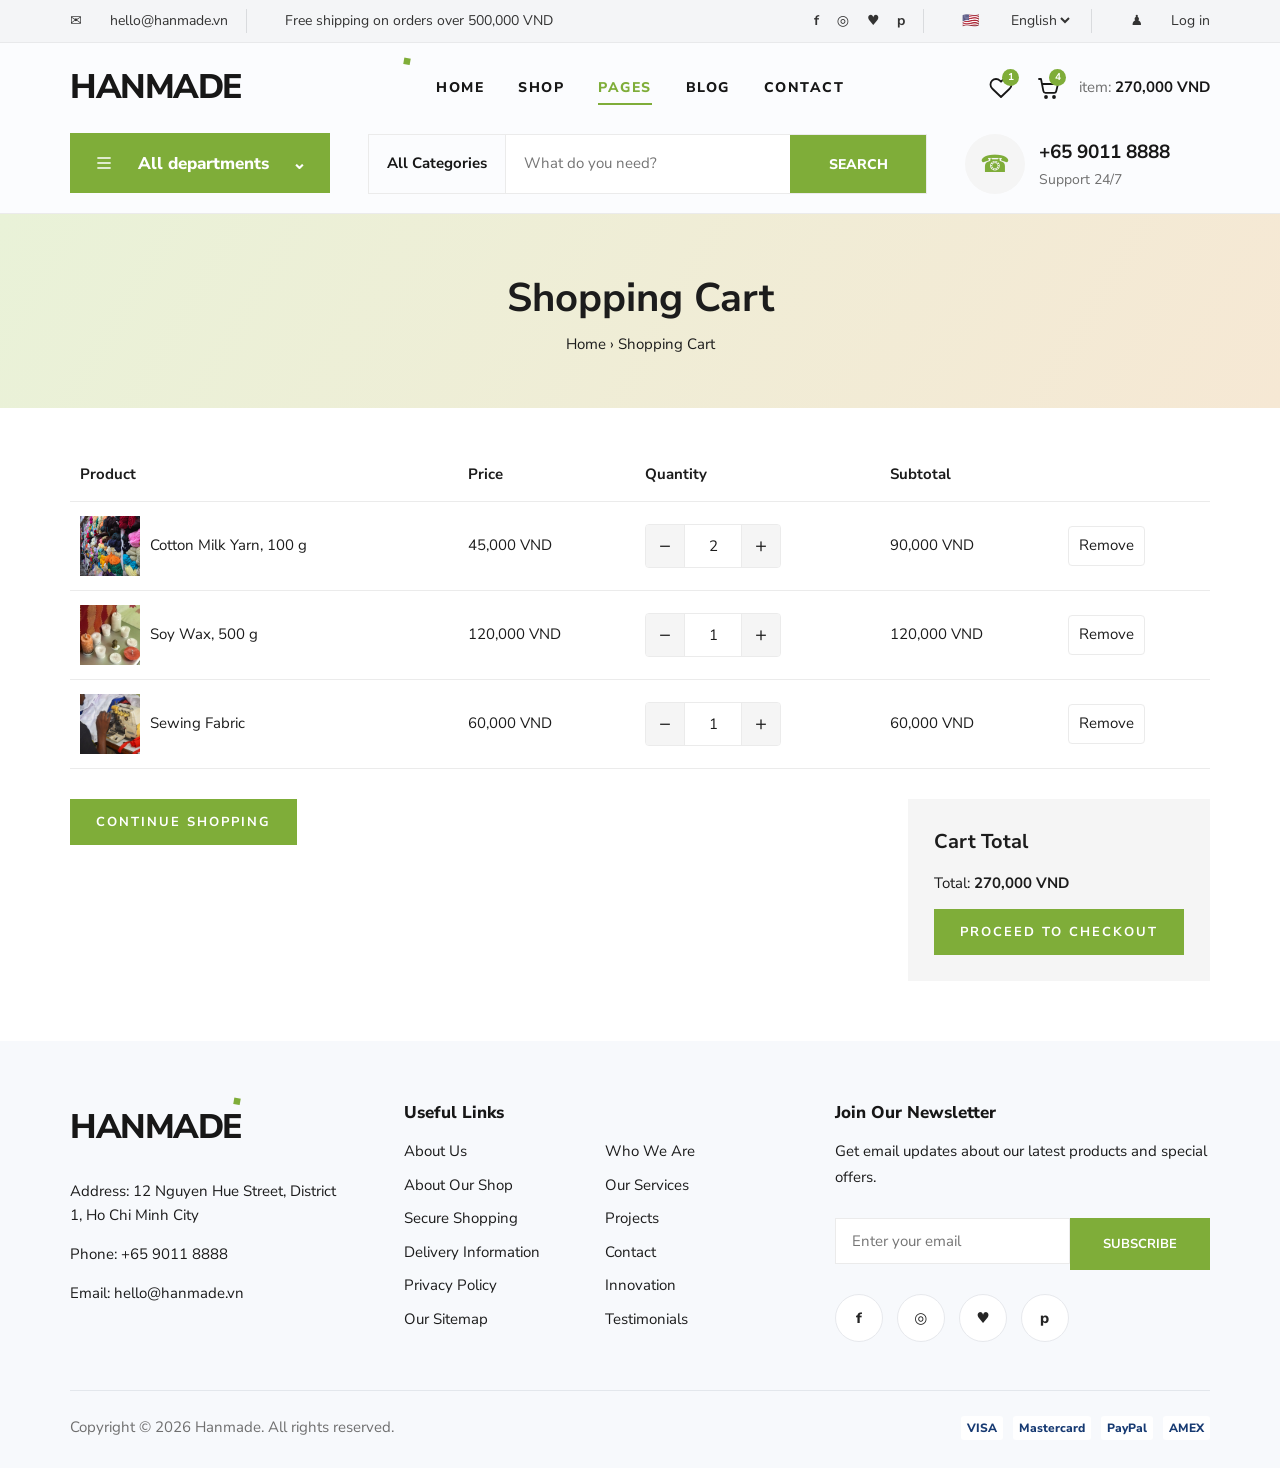
<file: html/shoping-cart.html>
<!DOCTYPE html>
<html lang="en">
<head>
<meta charset="utf-8">
<meta name="viewport" content="width=device-width, initial-scale=1, viewport-fit=cover">
<meta name="description" content="Review and update your Hanmade shopping cart.">
<title>Shopping Cart | Hanmade</title>
<link href="https://fonts.googleapis.com/css2?family=Nunito+Sans:wght@400;600;700&display=swap" rel="stylesheet">
<link rel="stylesheet" href="../css/style.css">
</head>
<body data-page="cart">
<div class="top"><div class="w row"><div><span>Email: hello@hanmade.vn</span><span>Free shipping on orders over 500,000 VND</span></div><div><span>English</span><a href="contact.html">Log in</a></div></div></div>
<header class="hd"><div class="w row">
  <a class="logo" href="index.html">Hanmade</a>
  <button class="menu-toggle" type="button" aria-label="Open navigation menu" aria-expanded="false" aria-controls="main-nav"><svg viewBox="0 0 24 24" aria-hidden="true"><path d="M3 6h18M3 12h18M3 18h18"/></svg></button>
  <nav id="main-nav" aria-label="Main navigation"><ul><li><a href="index.html">Home</a></li><li><a href="shop-grid.html">Shop</a></li><li><a href="shop-details.html">Pages</a><ul class="dd"><li><a href="shop-details.html">Product Details</a></li><li><a class="on" href="shoping-cart.html">Shopping Cart</a></li><li><a href="checkout.html">Checkout</a></li><li><a href="blog-details.html">Blog Article</a></li></ul></li><li><a href="blog-details.html">Blog</a></li><li><a href="contact.html">Contact</a></li></ul></nav>
  <div class="cart"><a href="shoping-cart.html" aria-label="Wishlist, 1 item"><svg viewBox="0 0 24 24" aria-hidden="true"><path d="M20.8 4.6a5.5 5.5 0 0 0-7.8 0L12 5.7l-1.1-1.1a5.5 5.5 0 0 0-7.8 7.8l1.1 1.1L12 21l7.8-7.5 1.1-1.1a5.5 5.5 0 0 0-.1-7.8Z"/></svg><b>1</b></a><a href="shoping-cart.html" aria-label="Shopping cart"><svg viewBox="0 0 24 24" aria-hidden="true"><path d="M3 3h2l2.4 12.2a2 2 0 0 0 2 1.6h8.8a2 2 0 0 0 2-1.6L22 8H6"/><circle cx="10" cy="21" r="1"/><circle cx="18" cy="21" r="1"/></svg><b id="cn">4</b></a><a class="cart-total" href="shoping-cart.html">Total: <strong id="ct">270,000 VND</strong></a></div>
</div></header>
<main id="page-content"><div class="bc"><h2>Shopping Cart</h2></div></main>
<footer id="ft"><div class="w"><div class="fg">
  <div><a class="logo" href="index.html">Hanmade</a><ul class="contact-details"><li>Address: 12 Nguyen Hue Street, District 1, Ho Chi Minh City</li><li>Phone: 0901 188 888</li><li>Email: hello@hanmade.vn</li></ul></div>
  <div><h6>Useful Links</h6><ul><li><a href="contact.html">About Us</a></li><li><a href="shop-grid.html">Our Store</a></li><li><a href="contact.html">Shipping &amp; Returns</a></li></ul></div>
  <div><h6>Explore</h6><ul><li><a href="blog-details.html">Blog</a></li><li><a href="contact.html">Contact</a></li></ul></div>
  <div><h6>Newsletter</h6><p>Get the latest offers and handmade tips by email.</p><form class="nl"><input type="email" placeholder="Your email address"><button class="btn">Subscribe</button></form></div>
</div><div class="cp">© 2026 Hanmade. All rights reserved.</div></div></footer>
<script src="../script/script.js"></script>
</body>
</html>
</file>
<file: css/style.css>
:root {
    --bg: #fff;
    --bg2: #f5f5f5;
    --tx: #1c1c1c;
    --mu: #6f6f6f;
    --ac: #7fad39;
    --bd: #ebebeb;
    --dk: #252525;
    color-scheme: light;
    box-sizing: border-box;
    padding-top: env(safe-area-inset-top, 0px);
    padding-bottom: env(safe-area-inset-bottom, 0px)
}

html {
    scroll-padding-top: env(safe-area-inset-top, 0px)
}

* {
    box-sizing: border-box;
    margin: 0
}

body {
    background: var(--bg);
    color: var(--tx);
    font: 400 15px/1.7 "Nunito Sans", system-ui, sans-serif
}

a {
    color: inherit;
    text-decoration: none
}

ul {
    list-style: none;
    padding: 0
}

.w {
    max-width: 1170px;
    margin: auto;
    padding: 0 15px
}

.row {
    display: flex;
    gap: 30px;
    flex-wrap: wrap;
    align-items: center;
    justify-content: space-between
}

.top {
    background: var(--bg2);
    border-bottom: 1px solid var(--bd);
    font-size: 14px;
    padding: 8px 0
}

.top .row {
    gap: 12px
}

.top span {
    margin-right: 20px
}

.hd .row {
    padding: 20px 0
}

.logo {
    font-size: 30px;
    font-weight: 700;
    color: var(--ac);
    letter-spacing: -1px
}

nav ul {
    display: flex;
    gap: 36px;
    flex-wrap: wrap
}

nav a {
    font-weight: 600;
    text-transform: uppercase;
    font-size: 15px;
    padding: 6px 0;
    border-bottom: 2px solid transparent
}

nav a:hover,
nav a.on {
    color: var(--ac);
    border-color: var(--ac)
}

.cart {
    display: flex;
    gap: 18px;
    align-items: center;
    font-size: 15px
}

.cart b {
    background: var(--ac);
    color: #fff;
    border-radius: 50%;
    width: 20px;
    height: 20px;
    display: inline-grid;
    place-items: center;
    font-size: 12px;
    vertical-align: top
}

.hero {
    display: grid;
    grid-template-columns: 260px 1fr;
    gap: 30px;
    margin-bottom: 40px
}

.dep h3 {
    display: flex;
    align-items: center;
    justify-content: space-between;
    gap: 12px;
    background: var(--ac);
    color: #fff;
    padding: 12px 20px;
    font-size: 17px
}

.home-department-toggle {
    width: 28px;
    height: 28px;
    display: inline-flex;
    align-items: center;
    justify-content: center;
    border: 0;
    background: transparent;
    color: inherit;
    font: inherit;
    font-size: 22px;
    cursor: pointer
}

.home-department-toggle span {
    transition: transform .2s ease
}

.dep-collapsed .home-department-toggle span {
    transform: rotate(180deg)
}

.dep-collapsed ul {
    display: none
}

.dep li {
    border: 1px solid var(--bd);
    border-top: 0
}

.dep li a {
    display: block;
    padding: 7px 20px
}

.dep li:hover,
.dep li a:hover {
    color: var(--ac)
}

.sb {
    display: flex;
    gap: 30px;
    align-items: center;
    margin-bottom: 30px;
    flex-wrap: wrap
}

.sb form {
    flex: 1;
    display: flex;
    border: 1px solid var(--bd);
    min-width: 240px
}

.sb input {
    flex: 1;
    border: 0;
    padding: 0 14px;
    height: 48px;
    background: var(--bg);
    color: var(--tx);
    font: inherit;
    min-width: 0
}

.sb button,
.btn {
    background: var(--ac);
    color: #fff;
    border: 0;
    font: 700 13px "Nunito Sans", sans-serif;
    letter-spacing: 2px;
    text-transform: uppercase;
    padding: 0 26px;
    cursor: pointer;
    display: inline-block;
    line-height: 46px
}

.ph {
    font-weight: 700;
    font-size: 20px
}

.ph small {
    display: block;
    font-weight: 400;
    color: var(--mu);
    font-size: 13px;
    line-height: 1
}

.ban {
    min-height: 340px;
    background: #dfe9d2;
    border-radius: 4px;
    padding: 0;
    color: #1c1c1c;
    position: relative;
    overflow: hidden;
    display: flex;
    align-items: center
}

.hero-photo {
    position: absolute;
    inset: 0;
    width: 100%;
    height: 100%;
    object-fit: cover;
    object-position: center 45%;
    opacity: .4
}

.ban-content {
    position: relative;
    padding: 70px 50px;
    max-width: 620px
}

.ban small {
    color: var(--ac);
    font-weight: 700;
    letter-spacing: 3px;
    text-transform: uppercase
}

.ban h1 {
    font-size: 46px;
    line-height: 1.15;
    margin: 10px 0;
    max-width: 420px
}

.ban p {
    margin-bottom: 26px;
    color: #555
}

.car {
    display: flex;
    align-items: center;
    gap: 14px;
    margin-bottom: 60px
}

.vp {
    overflow: hidden;
    flex: 1
}

.tr {
    display: flex;
    transition: transform .5s
}

.tr .cat {
    flex: 0 0 calc(25% - 20px);
    margin: 0 10px
}

.ar {
    width: 36px;
    height: 86px;
    flex: none;
    border: 1px solid var(--bd);
    background: var(--bg);
    color: var(--tx);
    font-size: 22px;
    cursor: pointer
}

@media(max-width:900px) {
    .tr .cat {
        flex-basis: calc(50% - 20px)
    }
}

@media(max-width:560px) {
    .tr .cat {
        flex-basis: calc(100% - 20px)
    }
}

/* Style cho các nút mạng xã hội hình tròn ở Footer */
.footer__widget__social a {
    display: inline-block;
    height: 40px;
    width: 40px;
    background: #ffffff;
    border: 1px solid #ededed;
    border-radius: 50%;
    text-align: center;
    line-height: 40px;
    color: #1c1c1c;
    margin-right: 10px;
    transition: all, 0.3s;
}

.footer__widget__social a:hover {
    background: #7fad39;
    color: #ffffff;
    border-color: #7fad39;
}

/* Căn chỉnh cột Useful Links chia thành 2 danh sách nhỏ */
.footer__widget ul {
    width: 50%;
    float: left;
    list-style: none;
}

.footer__widget ul li {
    margin-bottom: 10px;
}

.footer__widget ul li a {
    color: #1c1c1c;
    font-size: 14px;
}

.cat {
    height: 200px;
    border-radius: 4px;
    display: grid;
    place-items: center;
    position: relative;
    overflow: hidden;
    background: var(--bg2)
}

.cat img {
    width: 100%;
    height: 100%;
    object-fit: cover;
    transition: transform .3s
}

.cat:hover img {
    transform: scale(1.05)
}

.cat h5 {
    position: absolute;
    left: 12px;
    right: 12px;
    bottom: 12px;
    background: #fff;
    color: #1c1c1c;
    text-align: center;
    font-size: 16px;
    text-transform: uppercase;
    padding: 6px
}

.sec {
    text-align: center;
    margin-bottom: 34px
}

.sec h2 {
    font-size: 34px;
    position: relative;
    padding-bottom: 16px;
    display: inline-block
}

.sec h2:after {
    content: "";
    position: absolute;
    left: 50%;
    bottom: 0;
    width: 70px;
    height: 4px;
    background: var(--ac);
    transform: translateX(-50%)
}

.tabs {
    display: flex;
    justify-content: center;
    gap: 24px;
    flex-wrap: wrap;
    margin-top: 10px
}

.tabs button {
    background: none;
    border: 0;
    border-bottom: 2px solid transparent;
    font: 600 17px "Nunito Sans", sans-serif;
    color: var(--tx);
    cursor: pointer;
    padding: 0 0 2px
}

.tabs button.on {
    color: var(--ac);
    border-color: var(--ac)
}

.grid {
    display: grid;
    grid-template-columns: repeat(auto-fill, minmax(250px, 1fr));
    gap: 30px;
    margin-bottom: 60px
}

.pc .im {
    height: 250px;
    display: grid;
    place-items: center;
    position: relative;
    overflow: hidden;
    border-radius: 2px;
    background: var(--bg2)
}

.pc .im img {
    width: 100%;
    height: 100%;
    object-fit: cover
}

.pc .ac {
    position: absolute;
    left: 0;
    right: 0;
    bottom: -50px;
    display: flex;
    justify-content: center;
    gap: 8px;
    transition: .3s
}

.pc:hover .ac,
.pc:focus-within .ac {
    bottom: 14px
}

.pc .ac button {
    width: 42px;
    height: 42px;
    border-radius: 22px;
    border: 0;
    background: #fff;
    color: #1c1c1c;
    padding: 0;
    cursor: pointer
}

.pc .ac button:hover {
    background: var(--ac)
}

.pc .ac button svg {
    display: block;
    width: 20px;
    height: 20px;
    fill: none;
    stroke: currentColor;
    stroke-width: 1.8;
    stroke-linecap: round;
    stroke-linejoin: round
}

.pc .tx {
    text-align: center;
    padding-top: 14px
}

.pc h6 {
    font-size: 16px;
    font-weight: 400
}

.pc h5 {
    font-size: 19px;
    font-weight: 700
}

.two {
    display: grid;
    grid-template-columns: 1fr 1fr;
    gap: 30px;
    margin-bottom: 60px
}

.bn {
    min-height: 200px;
    border-radius: 4px;
    padding: 40px;
    display: flex;
    align-items: center;
    position: relative;
    overflow: hidden;
    font-size: 28px;
    font-weight: 700;
    color: #1c1c1c;
    line-height: 1.25
}

.bn:after {
    content: "";
    position: absolute;
    inset: 0;
    background: linear-gradient(90deg, rgba(255, 255, 255, .92), rgba(255, 255, 255, .35))
}

.bn img {
    position: absolute;
    inset: 0;
    width: 100%;
    height: 100%;
    object-fit: cover
}

.bn span {
    position: relative;
    z-index: 1
}

.three {
    display: grid;
    grid-template-columns: repeat(auto-fit, minmax(280px, 1fr));
    gap: 30px;
    margin-bottom: 60px
}

.three h4 {
    font-size: 22px;
    border-bottom: 2px solid var(--bd);
    padding-bottom: 10px;
    margin-bottom: 16px;
    position: relative
}

.three h4:after {
    content: "";
    position: absolute;
    left: 0;
    bottom: -2px;
    width: 60px;
    height: 2px;
    background: var(--ac)
}

.li {
    display: flex;
    gap: 16px;
    align-items: center;
    padding: 8px 0
}

.li img {
    width: 80px;
    height: 80px;
    flex: none;
    object-fit: cover;
    border-radius: 2px
}

.li h6 {
    font-weight: 400;
    font-size: 16px;
    line-height: 1.3
}

.li span {
    font-weight: 700;
    color: var(--mu)
}

.blog {
    display: grid;
    grid-template-columns: repeat(auto-fit, minmax(260px, 1fr));
    gap: 30px;
    margin-bottom: 60px
}

.blog .im {
    height: 200px;
    border-radius: 2px;
    overflow: hidden
}

.blog .im img {
    width: 100%;
    height: 100%;
    object-fit: cover
}

.blog ul {
    display: flex;
    gap: 20px;
    color: var(--mu);
    font-size: 14px;
    margin: 14px 0 4px
}

.blog h5 {
    font-size: 20px;
    margin-bottom: 6px
}

.blog p {
    color: var(--mu)
}

footer {
    background: var(--bg2);
    padding: 60px 0 20px;
    border-top: 1px solid var(--bd)
}

.fg {
    display: grid;
    grid-template-columns: 1.2fr 1fr 1fr 1.4fr;
    gap: 30px
}

footer h6 {
    font-size: 18px;
    margin-bottom: 14px
}

footer li {
    padding: 2px 0
}

footer a:hover {
    color: var(--ac)
}

.contact-details {
    margin-top: 12px
}

.nl {
    display: flex;
    margin: 10px 0
}

.nl input {
    flex: 1;
    min-width: 0;
    border: 1px solid var(--bd);
    background: var(--bg);
    color: var(--tx);
    padding: 0 14px;
    height: 46px;
    font: inherit
}

.cp {
    border-top: 1px solid var(--bd);
    margin-top: 34px;
    padding-top: 18px;
    color: var(--mu);
    font-size: 14px;
    text-align: center
}

@media(max-width:900px) {
    .hero {
        grid-template-columns: 1fr
    }

    .dep {
        display: none
    }

    .two {
        grid-template-columns: 1fr
    }

    .fg {
        grid-template-columns: 1fr 1fr
    }

    .ban-content {
        padding: 40px 24px
    }

    .ban h1 {
        font-size: 34px
    }
}

@media(max-width:560px) {
    .fg {
        grid-template-columns: 1fr
    }

    @media(hover:none) {
        .pc .ac {
            bottom: 14px
        }
    }

    nav ul {
        gap: 18px
    }
}

.dd {
    display: none;
    position: absolute;
    top: 100%;
    left: 0;
    background: var(--dk);
    min-width: 190px;
    z-index: 5;
    padding: 6px 0;
    flex-direction: column;
    gap: 0
}

nav li:hover>.dd,
nav li:focus-within>.dd {
    display: flex
}

nav .dd a {
    display: block;
    color: #fff;
    padding: 6px 16px;
    text-transform: none;
    font-weight: 400;
    border: 0
}

.bc {
    background: linear-gradient(120deg, #e9f2d8, #f6e8d4);
    color: #1c1c1c;
    text-align: center;
    padding: 50px 15px;
    margin-bottom: 40px
}

.bc h2 {
    font-size: 40px
}

.bc a:hover {
    color: var(--ac)
}

.sh,
.bd {
    display: grid;
    grid-template-columns: 240px 1fr;
    gap: 30px;
    margin-bottom: 60px
}

.sh h4,
.bd h4 {
    margin: 0 0 10px;
    font-size: 20px
}

.sh li {
    padding: 4px 0;
    border-bottom: 1px solid var(--bd)
}

.filter-heading {
    margin-top: 24px !important
}

.sh input[type="range"] {
    width: 100%;
    accent-color: var(--ac)
}

.bar {
    padding: 10px 0 20px;
    color: var(--mu)
}

.result-grid {
    grid-template-columns: repeat(auto-fill, minmax(200px, 1fr))
}

.dt {
    display: grid;
    grid-template-columns: 1fr 1fr;
    gap: 40px;
    margin-bottom: 50px
}

.big {
    height: 420px;
    border-radius: 4px;
    overflow: hidden;
    background: var(--bg2)
}

.big img {
    width: 100%;
    height: 100%;
    object-fit: cover
}

.dt h2 {
    font-size: 34px
}

.st {
    color: #b88700;
    margin: 8px 0
}

.pr {
    color: var(--ac);
    font-size: 30px;
    margin: 8px 0
}

.qr {
    display: flex;
    gap: 14px;
    margin: 20px 0
}

.qr input,
.fm input,
.fm textarea,
td input {
    border: 1px solid var(--bd);
    background: var(--bg);
    color: var(--tx);
    padding: 10px 14px;
    font: inherit;
    width: 100%;
    min-width: 0
}

.qr input {
    width: 90px
}

.in li {
    border-top: 1px solid var(--bd);
    padding: 6px 0
}

.ov {
    overflow-x: auto
}

table {
    width: 100%;
    border-collapse: collapse;
    min-width: 700px
}

th,
td {
    padding: 14px 10px;
    text-align: left;
    border-bottom: 1px solid var(--bd)
}

td input {
    width: 80px
}

td button {
    background: none;
    border: 0;
    color: var(--tx);
    cursor: pointer;
    font: inherit
}

.table-photo {
    width: 60px;
    height: 60px;
    object-fit: cover;
    vertical-align: middle;
    margin-right: 10px
}

.cart-summary-row {
    display: flex;
    align-items: flex-start;
    justify-content: space-between;
    gap: 24px;
    margin: 30px 0 60px
}

.box {
    background: var(--bg2);
    padding: 26px;
    min-width: 280px
}

.box h4 {
    margin-bottom: 12px;
    font-size: 20px
}

.box p {
    margin-bottom: 12px
}

.ck {
    display: grid;
    grid-template-columns: 1.4fr 1fr;
    gap: 40px;
    margin-bottom: 60px;
    align-items: start
}

.ck h4 {
    font-size: 22px;
    margin-bottom: 14px
}

.fm {
    display: grid;
    grid-template-columns: 1fr 1fr;
    gap: 16px
}

.fm .s2 {
    grid-column: span 2
}

.fm textarea {
    min-height: 110px
}

.os li {
    display: flex;
    justify-content: space-between;
    gap: 10px;
    padding: 8px 0;
    border-bottom: 1px solid var(--bd)
}

.tt {
    margin: 12px 0
}

.article-photo {
    width: 100%;
    max-height: 380px;
    object-fit: cover;
    border-radius: 4px;
    margin-bottom: 20px
}

.bd article h2 {
    font-size: 32px
}

.bd article p {
    margin-bottom: 14px
}

.mu {
    color: var(--mu)
}

.cc {
    display: grid;
    grid-template-columns: repeat(auto-fit, minmax(200px, 1fr));
    gap: 20px;
    text-align: center;
    margin: 0 auto 50px
}

.cc div {
    background: var(--bg2);
    padding: 26px;
    border-radius: 4px
}

.contact-heading {
    margin-top: 50px
}

.contact-form {
    margin-bottom: 60px
}

@media(max-width:900px) {

    .sh,
    .bd,
    .dt,
    .ck {
        grid-template-columns: 1fr
    }

    .big {
        height: 300px
    }
}

@media(max-width:560px) {
    .cart {
        gap: 10px;
        flex-wrap: wrap
    }

    .cart-summary-row {
        flex-direction: column
    }

    .box {
        min-width: 0;
        width: 100%
    }

    .fm {
        grid-template-columns: 1fr
    }

    .fm .s2 {
        grid-column: auto
    }
}

.menu-toggle {
    display: none;
    width: 42px;
    height: 42px;
    align-items: center;
    justify-content: center;
    border: 1px solid var(--bd);
    border-radius: 4px;
    background: var(--bg);
    color: var(--tx);
    cursor: pointer
}

.menu-toggle svg {
    width: 22px;
    height: 22px;
    fill: none;
    stroke: currentColor;
    stroke-width: 2;
    stroke-linecap: round
}

.cart>a:not(.cart-total) {
    display: inline-flex;
    align-items: center;
    justify-content: center;
    gap: 5px
}

.cart>a svg {
    width: 20px;
    height: 20px;
    fill: none;
    stroke: currentColor;
    stroke-width: 1.8;
    stroke-linecap: round;
    stroke-linejoin: round
}

.pc .ac button {
    display: flex;
    align-items: center;
    justify-content: center
}

.quantity-control {
    display: inline-flex;
    align-items: center;
    justify-content: center;
    border: 1px solid var(--bd);
    border-radius: 4px;
    overflow: hidden
}

.quantity-control button {
    display: flex;
    width: 38px;
    height: 42px;
    align-items: center;
    justify-content: center;
    border: 0;
    background: var(--bg2);
    color: var(--tx);
    font: inherit;
    font-size: 20px;
    cursor: pointer
}

.quantity-control input {
    width: 58px;
    height: 42px;
    padding: 4px;
    border: 0;
    border-right: 1px solid var(--bd);
    border-left: 1px solid var(--bd);
    background: var(--bg);
    color: var(--tx);
    font: inherit;
    text-align: center
}

.quantity-control input::-webkit-inner-spin-button,
.quantity-control input::-webkit-outer-spin-button {
    margin: 0;
    appearance: none
}

.quantity-control input[type="number"] {
    appearance: textfield
}

.remove-item {
    padding: 6px 10px;
    border: 1px solid var(--bd);
    border-radius: 4px;
    background: var(--bg);
    color: var(--tx);
    cursor: pointer
}

.sh select,
.shop-search input {
    width: 100%;
    min-width: 0;
    margin-bottom: 14px;
    padding: 10px 12px;
    border: 1px solid var(--bd);
    background: var(--bg);
    color: var(--tx);
    font: inherit
}

.shop-search {
    display: grid;
    gap: 8px;
    margin-top: 20px
}

.sr-only {
    position: absolute;
    width: 1px;
    height: 1px;
    padding: 0;
    overflow: hidden;
    clip: rect(0, 0, 0, 0);
    white-space: nowrap;
    clip-path: inset(50%)
}

.form-message {
    color: var(--ac);
    font-weight: 700
}

@media(max-width:900px) {
    .hd .row {
        position: relative;
        gap: 14px
    }

    .menu-toggle {
        display: inline-flex;
        margin-left: auto
    }

    #main-nav {
        display: none;
        order: 4;
        width: 100%
    }

    #main-nav.nav-open {
        display: block
    }

    #main-nav>ul {
        flex-direction: column;
        align-items: stretch;
        gap: 0;
        padding: 8px 0;
        border-top: 1px solid var(--bd)
    }

    #main-nav>ul>li>a {
        display: block;
        padding: 10px 4px
    }

    nav .dd {
        position: static;
        padding-left: 16px;
        background: var(--bg2)
    }

    nav li:focus-within>.dd {
        display: flex
    }

    nav .dd a {
        color: var(--tx)
    }

    .cart {
        order: 3
    }
}

@media(max-width:560px) {
    .hd .row {
        gap: 12px
    }

    .hd .logo {
        font-size: 25px
    }

    .cart {
        width: 100%;
        justify-content: flex-end;
        order: 5
    }
}

.top {
    padding: 0;
    background: #f4f5f7;
    border-bottom: 1px solid #e8e9eb;
    color: #333
}

.topbar {
    min-height: 42px;
    display: flex;
    align-items: center;
    justify-content: space-between;
    gap: 18px;
    font-size: 14px
}

.topbar-info,
.topbar-actions,
.social-links,
.language-choice {
    display: flex;
    align-items: center
}

.topbar-info,
.topbar-actions {
    gap: 18px
}

.topbar-info>a,
.topbar-actions>a {
    display: inline-flex;
    align-items: center;
    gap: 8px
}

.top-divider {
    width: 1px;
    height: 24px;
    background: #d9dbde
}

.social-links {
    gap: 18px
}

.social-links a {
    font-size: 14px;
    font-weight: 700
}

.language-choice {
    gap: 8px
}

.language-choice select {
    border: 0;
    background: transparent;
    color: inherit;
    font: inherit
}

.hd {
    background: #fbfcfe;
    border-bottom: 1px solid var(--bd)
}

.header-main {
    min-height: 90px;
    display: grid;
    grid-template-columns: minmax(0, 1fr) auto minmax(0, 1fr);
    align-items: center;
    gap: 24px
}

.header-main .logo,
.footer-brand .logo {
    position: relative;
    flex: none;
    color: #171717;
    font-size: 34px;
    font-weight: 800;
    letter-spacing: -1.5px
}

.logo-leaf {
    position: absolute;
    top: -8px;
    right: 2px;
    color: var(--ac);
    font-size: 12px;
    transform: rotate(-35deg)
}

#main-nav {
    justify-self: center
}

#main-nav>ul {
    align-items: center;
    gap: 34px
}

#main-nav>ul>li>a {
    color: #171717;
    font-size: 14px;
    font-weight: 800;
    letter-spacing: 1.5px
}

#main-nav>ul>li>a.on,
#main-nav>ul>li>a:hover {
    color: var(--ac)
}

.header-main .cart {
    gap: 15px;
    flex: none;
    justify-self: end
}

.header-main .cart>a:not(.cart-total) {
    position: relative;
    width: 32px;
    height: 36px;
    color: #171717
}

.header-main .cart>a svg {
    width: 24px;
    height: 24px
}

.header-main .cart b {
    position: absolute;
    top: -1px;
    right: -2px;
    width: 17px;
    height: 17px;
    font-size: 10px
}

.cart-total {
    color: var(--mu)
}

.cart-total strong {
    color: #171717
}

.header-tools {
    min-height: 80px;
    display: grid;
    grid-template-columns: 260px minmax(280px, 1fr) 245px;
    align-items: center;
    gap: 38px;
    padding-bottom: 18px
}

.department-picker {
    position: relative;
    align-self: stretch
}

.department-toggle {
    width: 100%;
    height: 60px;
    display: flex;
    align-items: center;
    justify-content: space-between;
    gap: 14px;
    padding: 0 24px;
    border: 0;
    background: var(--ac);
    color: #fff;
    font: 800 17px "Nunito Sans", sans-serif;
    cursor: pointer
}

.department-toggle svg {
    width: 20px;
    height: 20px;
    fill: none;
    stroke: currentColor;
    stroke-width: 2
}

.department-menu {
    position: absolute;
    top: 100%;
    left: 0;
    z-index: 20;
    display: none;
    width: 100%;
    padding: 8px 0;
    border: 1px solid var(--bd);
    background: var(--bg);
    box-shadow: 0 8px 18px rgba(0, 0, 0, .1)
}

.department-menu-open {
    display: block
}

.department-menu a {
    display: block;
    padding: 7px 18px
}

.department-menu a:hover {
    color: var(--ac);
    background: var(--bg2)
}

.header-search {
    min-width: 0;
    height: 60px;
    display: flex;
    border: 1px solid var(--bd)
}

.header-search label {
    flex: none;
    display: flex;
    align-items: center;
    padding: 0 18px;
    border-right: 1px solid var(--bd);
    color: #171717;
    font-weight: 700
}

.header-search input {
    width: 100%;
    min-width: 0;
    padding: 0 18px;
    border: 0;
    background: var(--bg);
    color: var(--tx);
    font: inherit
}

.header-search button {
    width: 136px;
    flex: none;
    border: 0;
    background: var(--ac);
    color: #fff;
    font: 800 14px "Nunito Sans", sans-serif;
    text-transform: uppercase;
    cursor: pointer
}

.header-phone {
    display: flex;
    align-items: center;
    gap: 14px
}

.phone-icon {
    width: 60px;
    height: 60px;
    display: flex;
    align-items: center;
    justify-content: center;
    border-radius: 50%;
    background: var(--bg2);
    color: var(--ac);
    font-size: 24px
}

.header-phone strong,
.header-phone small {
    display: block
}

.header-phone strong {
    color: #171717;
    font-size: 19px
}

.header-phone small {
    color: var(--mu);
    font-size: 14px
}

.home-page .hero {
    grid-template-columns: 260px minmax(0, 1fr)
}

.home-page .hero .sb {
    display: none
}

.home-page .header-tools {
    grid-template-columns: minmax(0, 1fr) 245px
}

.home-page .department-picker {
    display: none
}

.home-page .ban {
    min-height: 320px
}

.home-page .ban-content {
    padding: 48px 36px
}

.home-page .ban h1 {
    font-size: clamp(30px, 3.2vw, 42px)
}

footer {
    margin-top: 40px;
    padding: 58px 0 20px;
    border-top: 0;
    background: #f7f9fc;
}

.footer-main {
    display: grid;
    grid-template-columns: 1fr 1.35fr 1.35fr;
    gap: 56px;
    padding-bottom: 48px
}

.footer-brand .logo {
    display: inline-block;
    margin-bottom: 22px
}

.contact-details {
    display: grid;
    gap: 12px;
    margin: 0;
    line-height: 1.55
}

.footer-links h6,
.footer-newsletter h6 {
    margin-bottom: 12px;
    color: #171717;
    font-size: 17px;
    font-weight: 800
}

.footer-link-columns {
    display: grid;
    grid-template-columns: 1fr 1fr;
    gap: 28px
}

.footer-link-columns ul {
    display: grid;
    align-content: start;
    gap: 8px
}

.footer-link-columns li {
    padding: 0
}

.footer-newsletter p {
    margin-bottom: 28px
}

.footer-newsletter .nl {
    height: 52px;
    margin: 0 0 24px
}

.footer-newsletter .nl input {
    padding: 0 16px;
    border: 1px solid var(--bd);
    background: #fff
}

.footer-newsletter .nl .btn {
    min-width: 140px;
    padding: 0 18px;
    line-height: 52px;
    letter-spacing: 0
}

.footer-socials {
    display: flex;
    gap: 14px
}

.footer-socials a {
    width: 48px;
    height: 48px;
    display: flex;
    align-items: center;
    justify-content: center;
    border: 1px solid #e7e9ed;
    border-radius: 50%;
    background: #fff;
    color: #252525;
    font-weight: 800
}

.footer-bottom {
    min-height: 58px;
    display: flex;
    align-items: center;
    justify-content: space-between;
    gap: 20px;
    padding-top: 16px;
    border-top: 1px solid #e3e7ec;
    color: var(--mu)
}

.payment-methods {
    display: flex;
    align-items: center;
    gap: 10px
}

.payment-methods span {
    padding: 2px 6px;
    border-radius: 3px;
    background: #fff;
    color: #173a72;
    font-size: 12px;
    font-weight: 800
}

@media(max-width:900px) {
    .home-page .hero>.dep {
        display: block
    }

    .header-main {
        min-height: 76px;
        display: flex;
        flex-wrap: wrap;
        gap: 14px
    }

    #main-nav {
        justify-self: auto
    }

    .header-main .cart {
        justify-self: auto
    }

    .header-tools {
        grid-template-columns: 1fr 2fr;
        gap: 14px;
        padding-bottom: 14px
    }

    .header-phone {
        grid-column: 1 / -1;
        justify-self: end
    }

    .footer-main {
        grid-template-columns: 1fr 1.2fr;
        gap: 34px
    }

    .footer-newsletter {
        grid-column: 1 / -1
    }
}

@media(max-width:560px) {
    .topbar {
        justify-content: center;
        flex-wrap: wrap;
        padding: 8px 0
    }

    .topbar-info {
        justify-content: center;
        flex-wrap: wrap;
        gap: 8px 12px;
        text-align: center
    }

    .topbar-info .top-divider,
    .topbar-actions .social-links,
    .topbar-actions>.top-divider:first-of-type {
        display: none
    }

    .topbar-actions {
        gap: 10px
    }

    .header-main .logo {
        font-size: 27px
    }

    .header-main .cart {
        width: auto;
        margin-left: auto;
        order: initial;
        gap: 8px
    }

    .cart-total {
        display: none
    }

    .header-tools {
        grid-template-columns: 1fr;
        gap: 10px
    }

    .home-page .header-tools {
        grid-template-columns: 1fr
    }

    .home-page .header-phone {
        grid-column: auto;
        justify-self: center
    }

    .home-page .hero {
        grid-template-columns: 1fr;
        gap: 16px
    }

    .home-page .ban {
        min-height: 260px
    }

    .home-page .ban-content {
        padding: 32px 24px
    }

    .department-picker {
        min-height: 52px
    }

    .department-toggle,
    .header-search {
        height: 52px
    }

    .header-search label {
        display: none
    }

    .header-search button {
        width: 92px
    }

    .header-phone {
        grid-column: auto;
        justify-self: center
    }

    .footer-main {
        grid-template-columns: 1fr;
        gap: 30px
    }

    .footer-newsletter {
        grid-column: auto
    }

    .footer-bottom {
        flex-direction: column;
        align-items: flex-start
    }

    .footer-link-columns {
        gap: 16px
    }

    .bc h2 {
        font-size: 32px
    }

    .dt h2 {
        font-size: 28px
    }
}
</file>
